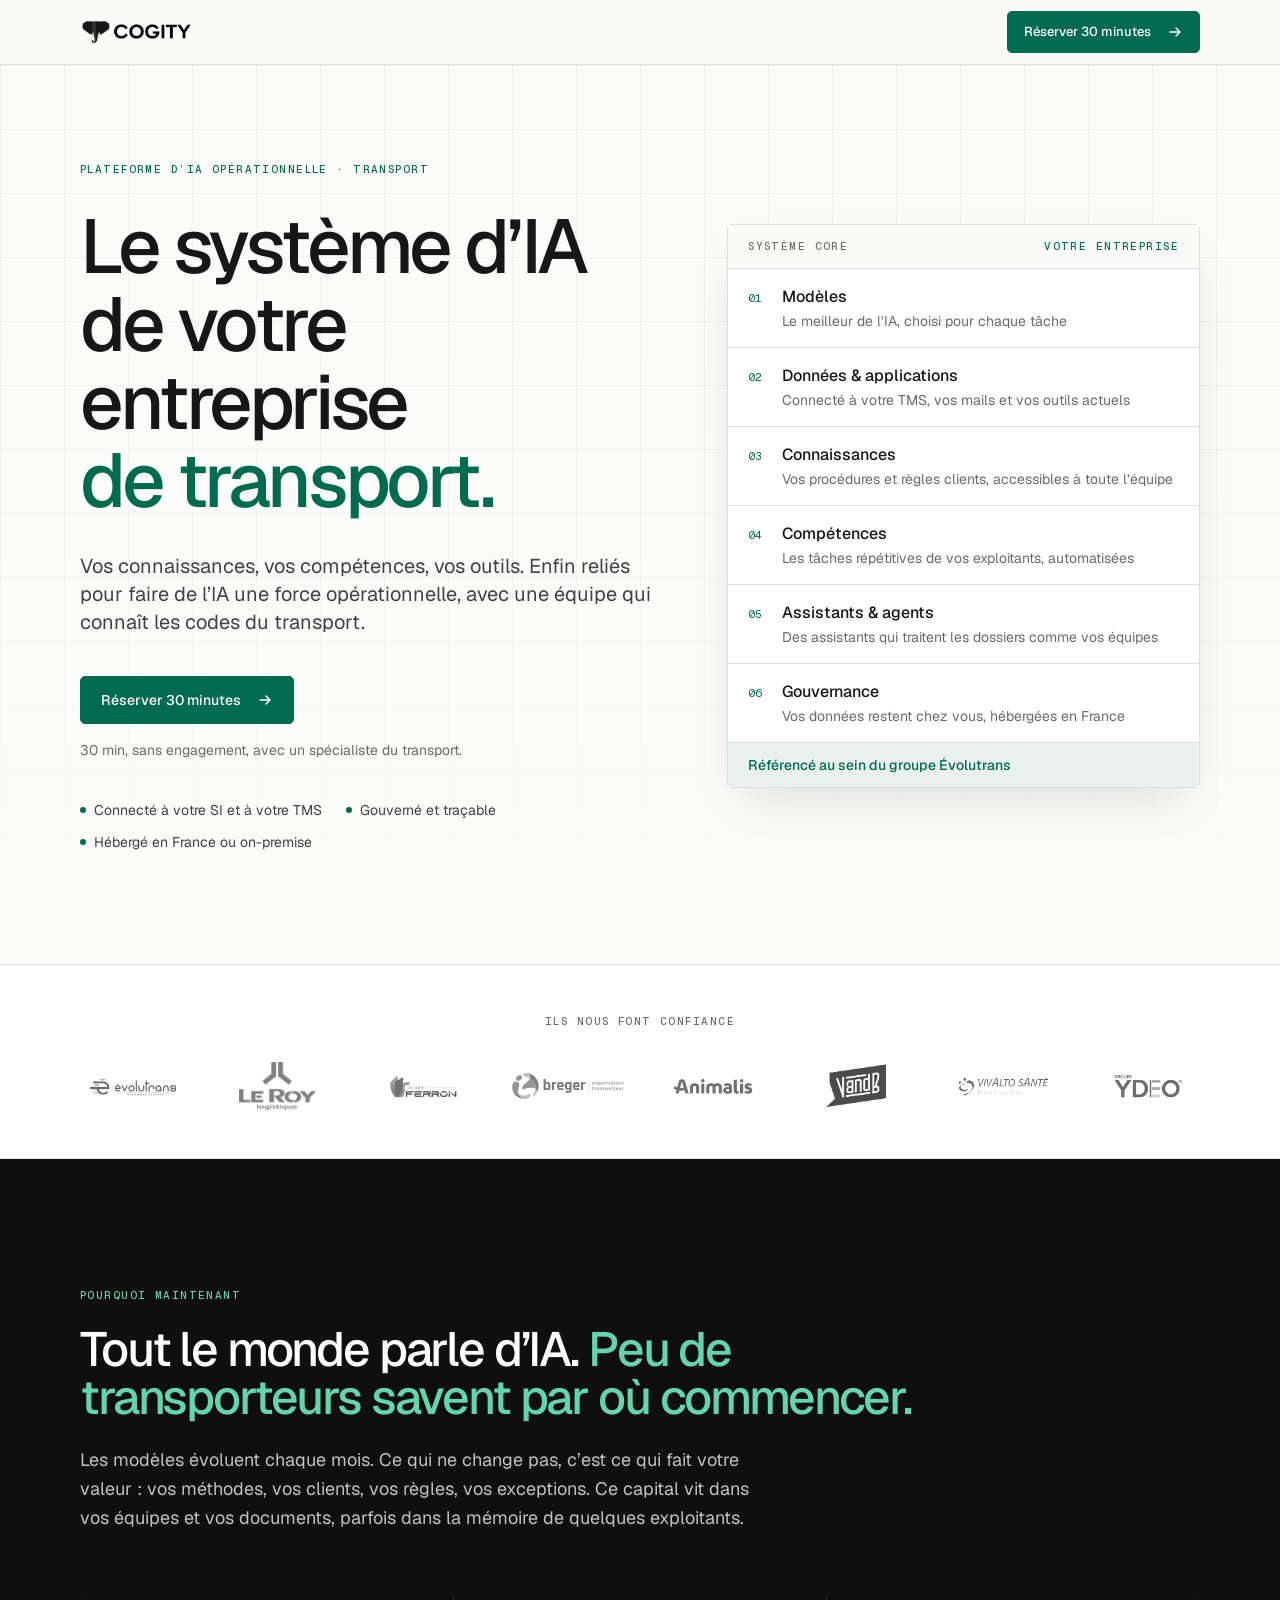
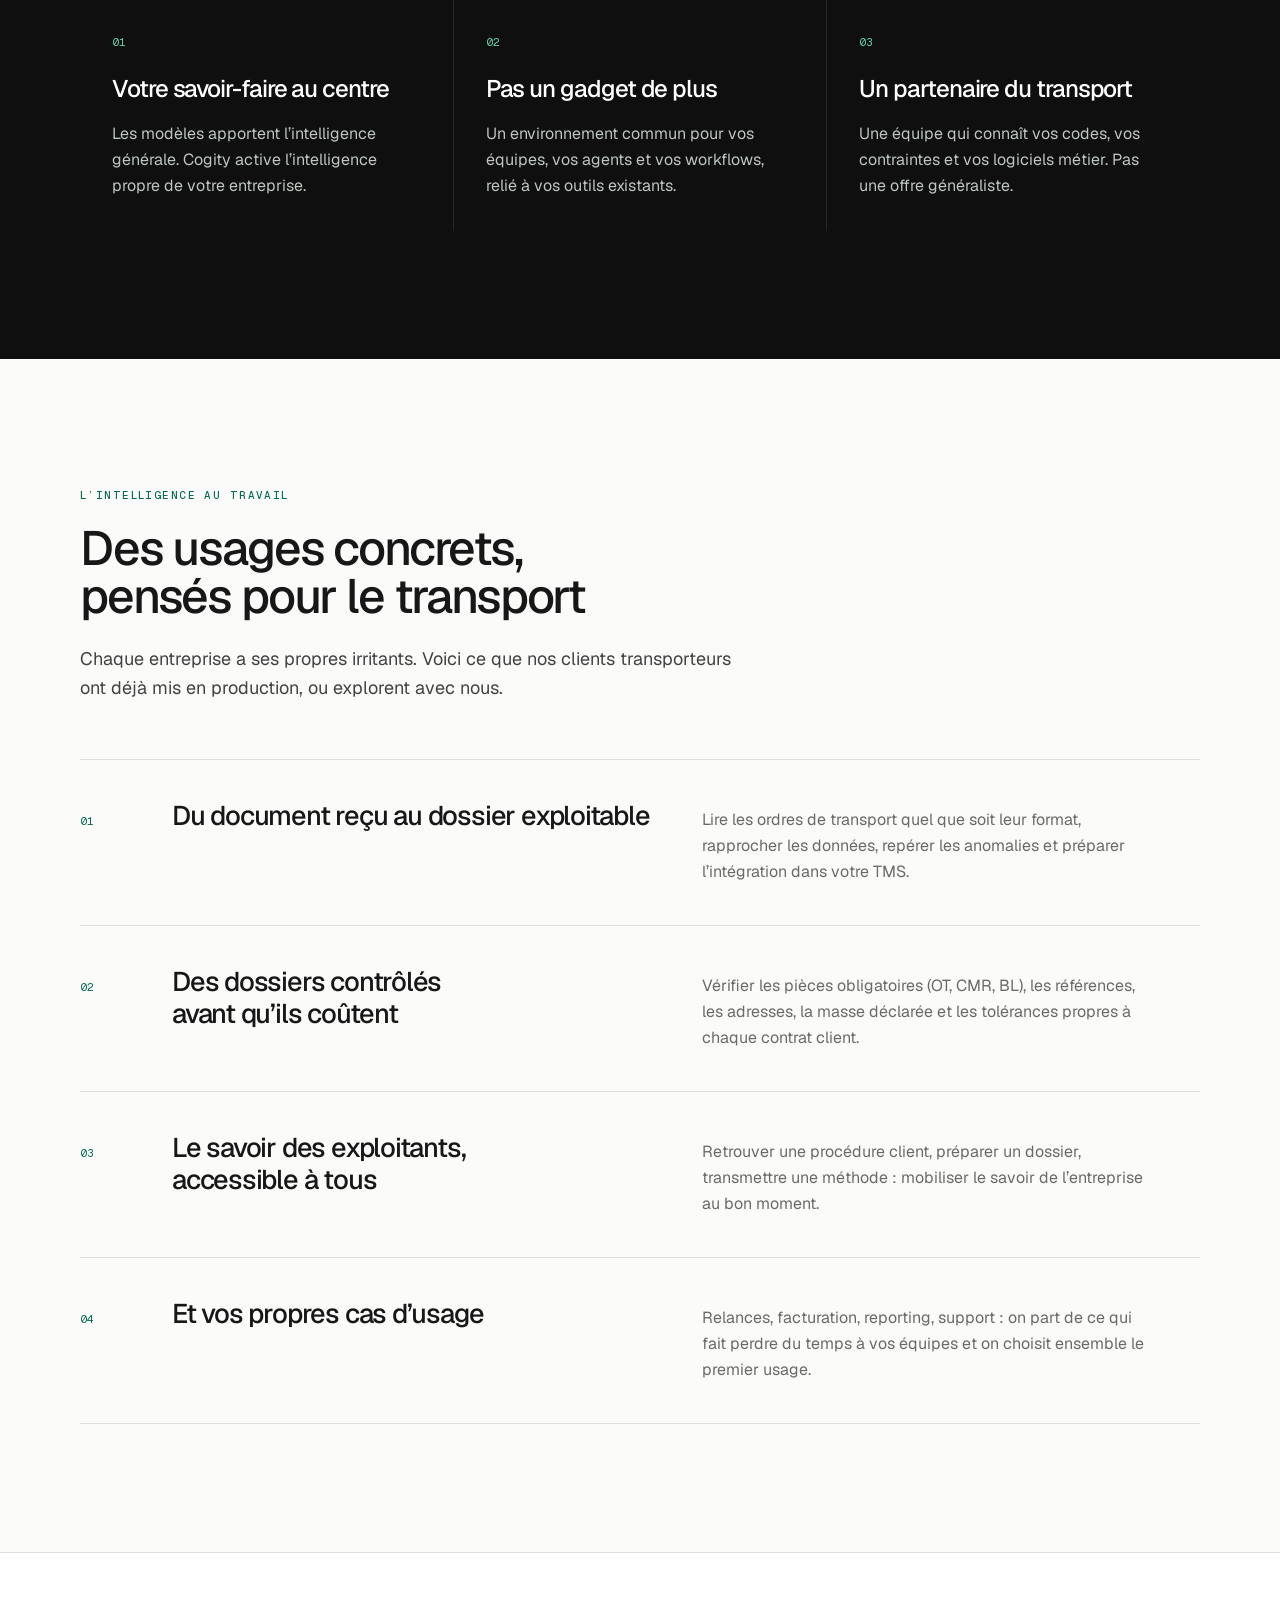
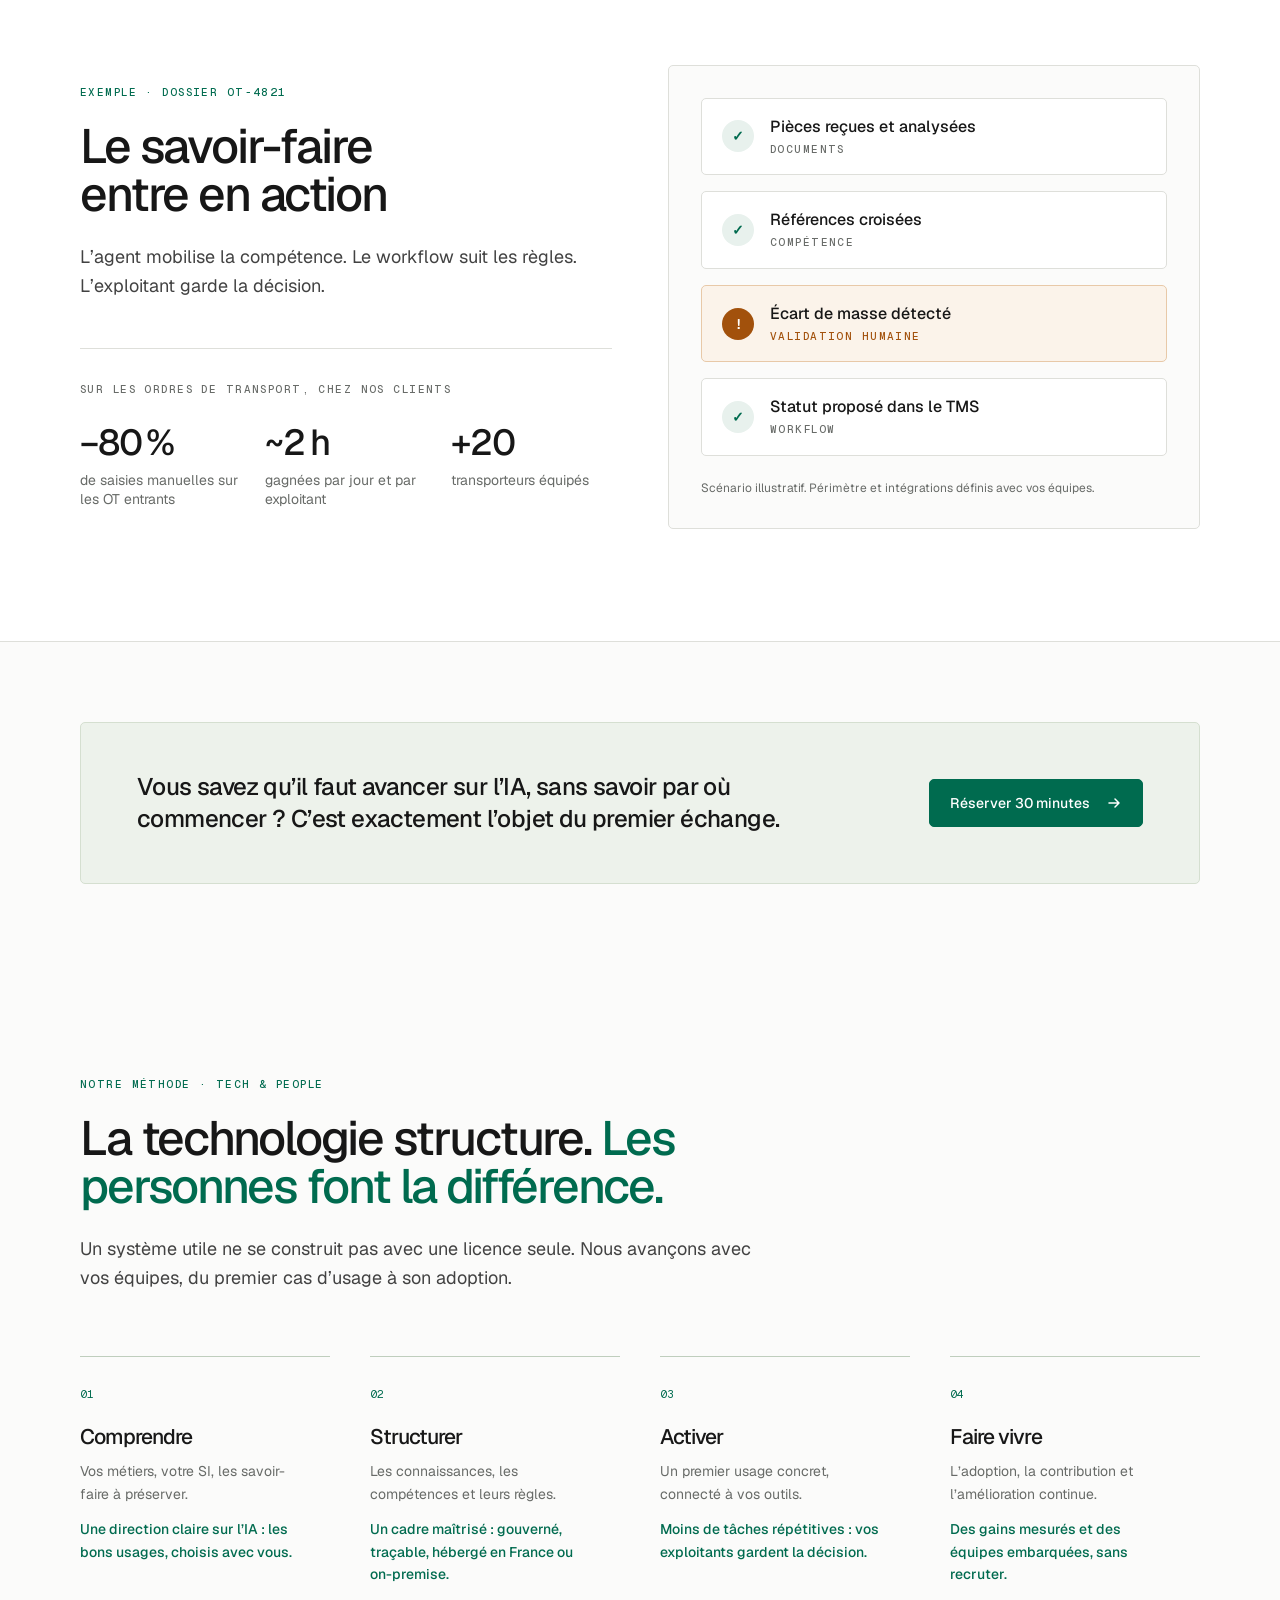
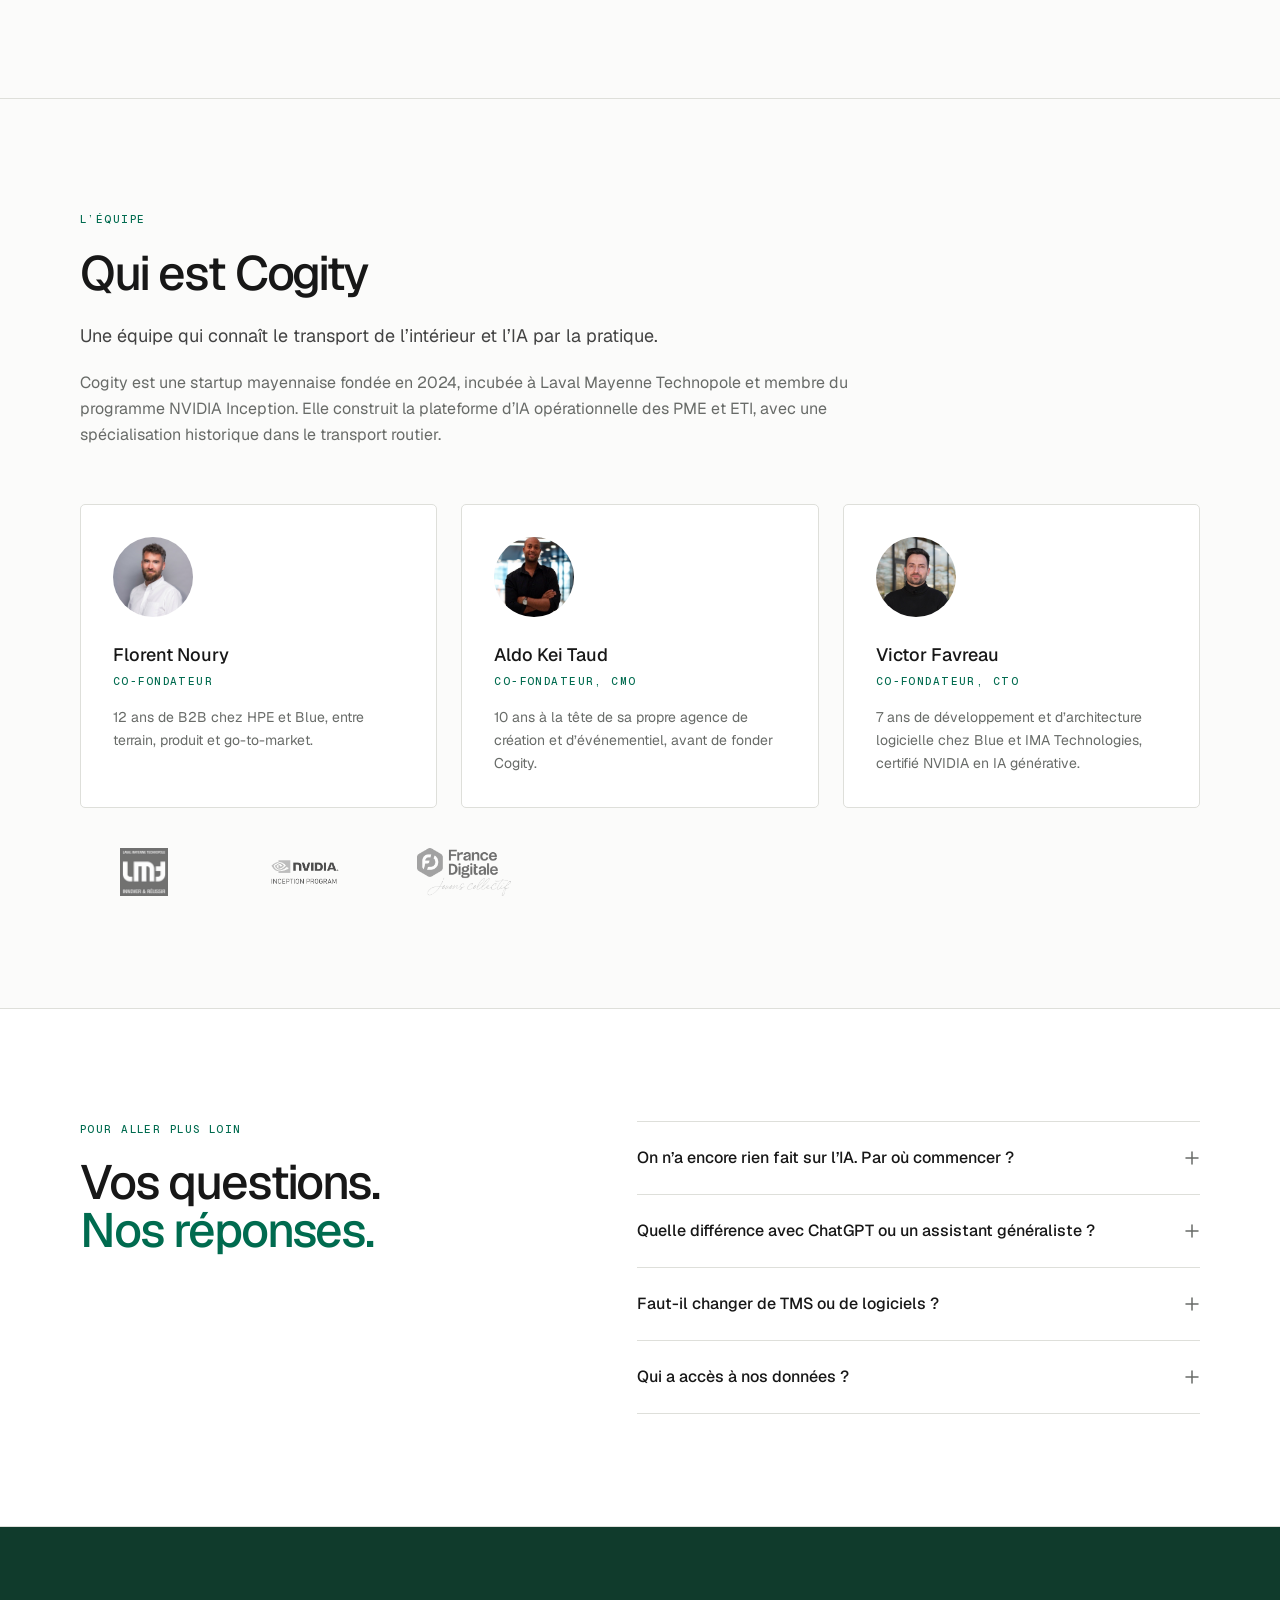
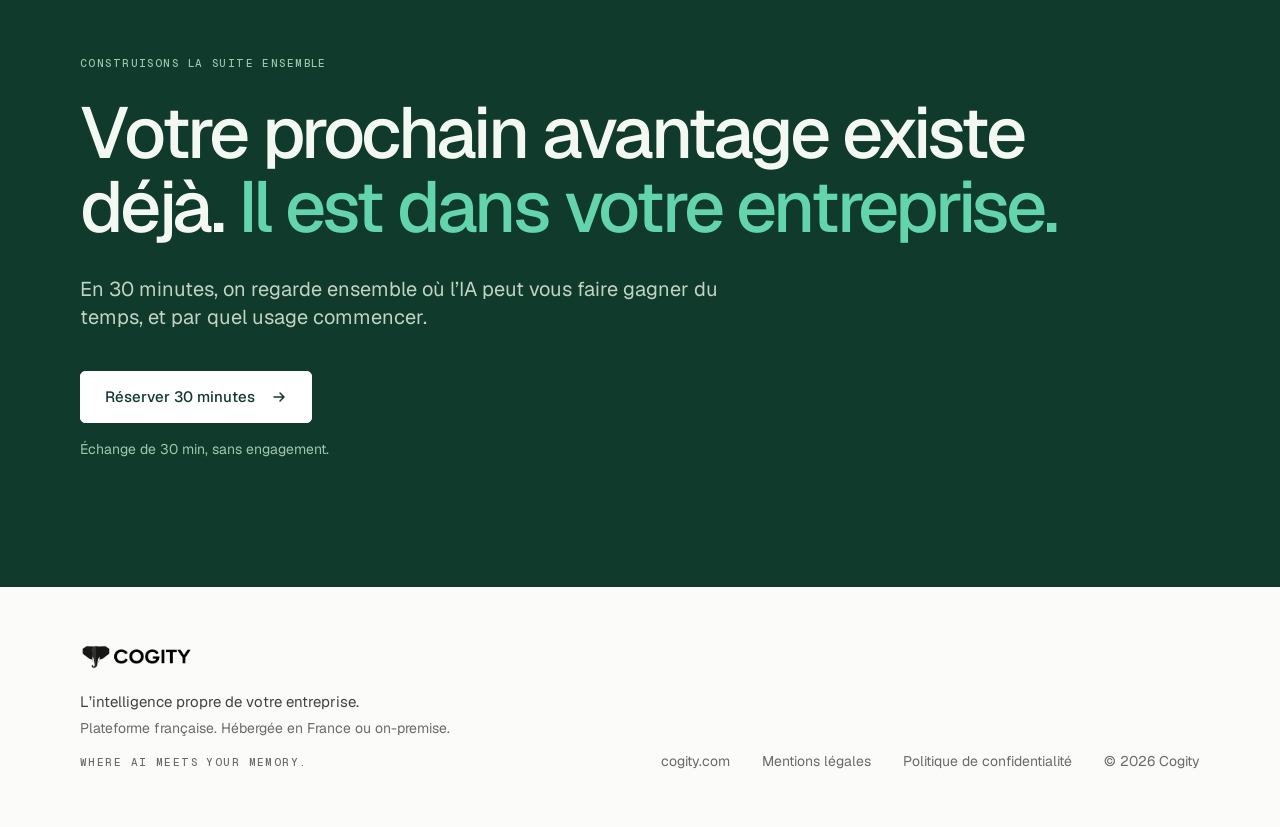
<file: index.html>
<!DOCTYPE html>
<html lang="fr">
<head>
<meta charset="utf-8">
<meta name="viewport" content="width=device-width, initial-scale=1">
<title>Cogity | L’IA opérationnelle pour les transporteurs</title>
<meta name="description" content="Cogity, plateforme d’IA opérationnelle au service des transporteurs. Vos connaissances, vos compétences et vos outils enfin reliés. Échange de 30 minutes pour voir ce que l’IA peut faire chez vous.">
<!-- LP de campagne outreach : jamais indexée, les liens restent suivis. -->
<meta name="robots" content="noindex, follow">

<!-- Aperçu de partage (LinkedIn, e-mail). Les crawlers n'exécutent pas le JS :
     URLs absolues obligatoires. Si la LP passe sur un domaine personnalisé,
     remplacer https://cogity-temoignages.vercel.app dans og:url, og:image et twitter:image. -->
<meta property="og:type" content="website">
<meta property="og:locale" content="fr_FR">
<meta property="og:site_name" content="Cogity">
<meta property="og:url" content="https://cogity-temoignages.vercel.app/">
<meta property="og:title" content="Cogity | L’IA opérationnelle pour les transporteurs">
<meta property="og:description" content="Le système d’IA de votre entreprise de transport : vos connaissances, vos compétences et vos outils enfin reliés. Des usages concrets, déjà en production chez des transporteurs.">
<meta property="og:image" content="https://cogity-temoignages.vercel.app/assets/og-cogity-transport.png">
<meta property="og:image:width" content="1200">
<meta property="og:image:height" content="630">
<meta property="og:image:alt" content="Cogity : l’IA opérationnelle pour les transporteurs">
<meta name="twitter:card" content="summary_large_image">
<meta name="twitter:title" content="Cogity | L’IA opérationnelle pour les transporteurs">
<meta name="twitter:description" content="Le système d’IA de votre entreprise de transport : vos connaissances, vos compétences et vos outils enfin reliés.">
<meta name="twitter:image" content="https://cogity-temoignages.vercel.app/assets/og-cogity-transport.png">
<link rel="icon" type="image/png" href="assets/marque/favicon-32.png">

<!-- RGPD : aucune ressource tierce au chargement. Polices auto-hébergées
     (Geist variable en sous-ensemble latin, Geist Mono reprise de cogity.com),
     Tailwind compilé en local :
     npx tailwindcss@3.4 -c tailwind.config.js -i src/tailwind.css -o assets/css/app.css --minify
     à relancer après tout ajout de classe dans ce fichier. -->
<link rel="preload" href="assets/fonts/geist-latin.woff2" as="font" type="font/woff2" crossorigin>
<link rel="stylesheet" href="assets/css/app.css">
<style>
  @font-face {
    font-family: 'Geist';
    font-style: normal;
    font-weight: 100 900;
    font-display: swap;
    src: url(assets/fonts/geist-latin.woff2) format('woff2');
    unicode-range: U+0000-00FF, U+0131, U+0152-0153, U+02BB-02BC, U+02C6, U+02DA, U+02DC, U+0304, U+0308, U+0329, U+2000-206F, U+20AC, U+2122, U+2191, U+2193, U+2212, U+2215, U+FEFF, U+FFFD;
  }
  @font-face {
    font-family: 'Geist Mono';
    font-style: normal;
    font-weight: 100 900;
    font-display: swap;
    src: url(assets/fonts/geist-mono.woff) format('woff');
  }
  /* overflow-x reste uniquement sur html : le poser aussi sur body transforme
     body en conteneur de scroll et casse position:sticky sur le header. */
  html { overflow-x: hidden; scroll-behavior: smooth; }
  body { max-width: 100%; }
  /* Titres comme sur cogity.com : graisse 500, interlettrage très serré, retour équilibré. */
  h1, h2, h3 { font-weight: 500; letter-spacing: -.045em; line-height: 1.1; text-wrap: balance; }
  .eyebrow { font-family: 'Geist Mono', ui-monospace, monospace; font-size: 11px; font-weight: 500; letter-spacing: .13em; line-height: 1.6; text-transform: uppercase; }
  /* Trame discrète du hero */
  .trame {
    background-image:
      linear-gradient(rgba(23,23,23,.04) 1px, transparent 1px),
      linear-gradient(90deg, rgba(23,23,23,.04) 1px, transparent 1px);
    background-size: 64px 64px;
    -webkit-mask-image: linear-gradient(to bottom, #000 30%, transparent);
            mask-image: linear-gradient(to bottom, #000 30%, transparent);
  }
  .reveal { opacity: 0; transform: translateY(16px); transition: opacity .6s ease, transform .6s ease; }
  .reveal.vu { opacity: 1; transform: none; }
  a:focus-visible, button:focus-visible, summary:focus-visible { outline: 2px solid #006b4f; outline-offset: 3px; border-radius: 4px; }
  .sombre a:focus-visible, .sombre summary:focus-visible { outline-color: #64d4ad; }
  details[open] .croix { transform: rotate(45deg); }
  @media (prefers-reduced-motion: reduce) {
    html { scroll-behavior: auto; }
    .reveal { opacity: 1; transform: none; transition: none; }
  }
</style>
</head>

<body class="bg-fond text-encre font-sans antialiased">

<noscript>
  <div class="bg-vert text-white p-4 text-center">
    Activez JavaScript pour afficher cette page, ou écrivez-nous via cogity.com.
  </div>
</noscript>

<div id="app"></div>

<script>
/* ============================================================
   1. DATA  ·  tout le contenu éditorial est ici, et nulle part ailleurs
   ============================================================ */
/* Discours de campagne (point du 29/09 avec Florent et Matthieu) :
   on accroche avec la vision (plateforme d'IA opérationnelle pour les
   transporteurs), pas avec un cas précis. Un cas trop précis ferme la porte
   ("on a déjà ça dans notre TMS"). Les usages concrets viennent ensuite,
   en entonnoir : vision, puis usages, puis exemple chiffré. */

/* Chiffres clés : UNE seule source. Mesurés sur le premier usage déployé
   (ordres de transport), chiffres validés par Cogity. */
const CHIFFRES = {
  titre: "Sur les ordres de transport, chez nos clients",
  items: [
    { valeur: "−80 %", libelle: "de saisies manuelles sur les OT entrants" },
    { valeur: "~2 h",  libelle: "gagnées par jour et par exploitant" },
    { valeur: "+20",   libelle: "transporteurs équipés" }
  ]
};

/* GTM : laisser vide tant qu'aucun conteneur n'est prévu. Renseigné
   ("GTM-XXXXXXX"), il n'est chargé qu'après clic sur "Accepter" dans le
   bandeau cookies maison, et le lien "Gérer mes cookies" apparaît en pied de page.
   Si le conteneur embarque lui-même un CMP (Axeptio...), retirer le bandeau
   maison pour éviter un double widget. */
const GTM_ID = "";

/* Paramètres de campagne conservés pendant la visite (noms normalisés, jamais traduits). */
const UTM_KEYS = ["utm_source", "utm_medium", "utm_campaign", "utm_content", "utm_term"];

const DATA = {

  campagne: { nom: "Outreach transport 2026", debut: "2026-09-15" },

  marque: {
    nom: "Cogity",
    /* Assets rapatriés depuis cogity.com : aucune requête tierce au chargement. */
    logo: "assets/marque/logo-noir.png",
    site: "https://cogity.com/",
    baseline: "L’intelligence propre de votre entreprise.",
    signature: "Where AI meets your memory.",
    hebergement: "Plateforme française. Hébergée en France ou on-premise.",
    mentionsUrl: "https://cogity.com/",
    confidentialiteUrl: "https://cogity.com/"
  },

  cta: {
    /* Un seul appel à l'action sur toute la page, pour mesurer une seule
       action : même libellé, même lien Bookings (nouvel onglet), partout. */
    libelle: "Réserver 30 minutes",
    milieuTexte: "Vous savez qu’il faut avancer sur l’IA, sans savoir par où commencer ? C’est exactement l’objet du premier échange.",
    precisionHero: "30 min, sans engagement, avec un spécialiste du transport.",
    url: "https://bookings.cloud.microsoft/book/CogityPrisedecontact@byfragment.com/?ismsaljsauthenabled=true",
    precision: "Échange de 30 min, sans engagement."
  },

  hero: {
    eyebrow: "Plateforme d’IA opérationnelle · Transport",
    titre: ["Le système d’IA", "de votre entreprise", "de transport."],
    /* Dernière ligne du titre affichée en vert. */
    chapo: "Vos connaissances, vos compétences, vos outils. Enfin reliés pour faire de l’IA une force opérationnelle, avec une équipe qui connaît les codes du transport.",
    /* Sous-titre remplacé si l'URL contient ?p=dg, ?p=exploitation ou ?p=dsi. */
    chapoParPersona: {
      dg:           "Donnez une direction claire à l’IA dans votre entreprise, avec un partenaire qui connaît le transport et des usages qui produisent des résultats mesurables.",
      exploitation: "Moins de tâches répétitives, plus de temps pour l’exploitation. Une IA qui connaît vos procédures, vos clients et vos exceptions.",
      dsi:          "Une plateforme connectée à votre SI et à votre TMS, gouvernée et traçable, multi-modèles, hébergée en France ou on-premise."
    },
    pills: ["Connecté à votre SI et à votre TMS", "Gouverné et traçable", "Hébergé en France ou on-premise"],
    /* Référencement mis en avant par Matthieu : c'est l'argument qui rassure le plus. */
    reference: "Référencé au sein du groupe Évolutrans",
    /* Panneau illustratif à droite : les briques du système, reprises du site. */
    briques: [
      { titre: "Modèles",               detail: "Le meilleur de l’IA, choisi pour chaque tâche" },
      { titre: "Données & applications", detail: "Connecté à votre TMS, vos mails et vos outils actuels" },
      { titre: "Connaissances",         detail: "Vos procédures et règles clients, accessibles à toute l’équipe" },
      { titre: "Compétences",           detail: "Les tâches répétitives de vos exploitants, automatisées" },
      { titre: "Assistants & agents",   detail: "Des assistants qui traitent les dossiers comme vos équipes" },
      { titre: "Gouvernance",           detail: "Vos données restent chez vous, hébergées en France" }
    ]
  },

  reassurance: {
    texte: "Ils nous font confiance",
    logos: [
      { nom: "Évolutrans",    url: "assets/logos/evolutrans.png" },
      { nom: "Le Roy",        url: "assets/logos/le-roy.png" },
      { nom: "Groupe Ferron", url: "assets/logos/ferron.png" },
      { nom: "Bréger",        url: "assets/logos/breger.svg" },
      { nom: "Animalis",      url: "assets/logos/animalis.png" },
      { nom: "VandB",         url: "assets/logos/vandb.png" },
      { nom: "Vivalto Santé", url: "assets/logos/vivalto-sante.png" },
      { nom: "Groupe Ydeo",   url: "assets/logos/ydeo.png" }
    ]
  },

  /* Section sombre : le constat qui ouvre la discussion, sans cas précis. */
  vision: {
    eyebrow: "Pourquoi maintenant",
    titre: "Tout le monde parle d’IA.",
    accent: "Peu de transporteurs savent par où commencer.",
    chapo: "Les modèles évoluent chaque mois. Ce qui ne change pas, c’est ce qui fait votre valeur : vos méthodes, vos clients, vos règles, vos exceptions. Ce capital vit dans vos équipes et vos documents, parfois dans la mémoire de quelques exploitants.",
    points: [
      { titre: "Votre savoir-faire au centre", texte: "Les modèles apportent l’intelligence générale. Cogity active l’intelligence propre de votre entreprise." },
      { titre: "Pas un gadget de plus",       texte: "Un environnement commun pour vos équipes, vos agents et vos workflows, relié à vos outils existants." },
      { titre: "Un partenaire du transport",  texte: "Une équipe qui connaît vos codes, vos contraintes et vos logiciels métier. Pas une offre généraliste." }
    ]
  },

  usages: {
    eyebrow: "L’intelligence au travail",
    titre: "Des usages concrets, pensés pour le transport",
    chapo: "Chaque entreprise a ses propres irritants. Voici ce que nos clients transporteurs ont déjà mis en production, ou explorent avec nous.",
    items: [
      { titre: "Du document reçu au dossier exploitable", texte: "Lire les ordres de transport quel que soit leur format, rapprocher les données, repérer les anomalies et préparer l’intégration dans votre TMS." },
      { titre: "Des dossiers contrôlés avant qu’ils coûtent", texte: "Vérifier les pièces obligatoires (OT, CMR, BL), les références, les adresses, la masse déclarée et les tolérances propres à chaque contrat client." },
      { titre: "Le savoir des exploitants, accessible à tous", texte: "Retrouver une procédure client, préparer un dossier, transmettre une méthode : mobiliser le savoir de l’entreprise au bon moment." },
      { titre: "Et vos propres cas d’usage", texte: "Relances, facturation, reporting, support : on part de ce qui fait perdre du temps à vos équipes et on choisit ensemble le premier usage." }
    ]
  },

  /* Exemple illustratif repris du site : l'agent mobilise la compétence,
     le workflow suit les règles, l'équipe garde la décision. */
  exemple: {
    eyebrow: "Exemple · dossier OT-4821",
    titre: "Le savoir-faire entre en action",
    chapo: "L’agent mobilise la compétence. Le workflow suit les règles. L’exploitant garde la décision.",
    etapes: [
      { etiquette: "Documents",         titre: "Pièces reçues et analysées", alerte: false },
      { etiquette: "Compétence",        titre: "Références croisées",        alerte: false },
      { etiquette: "Validation humaine", titre: "Écart de masse détecté",     alerte: true },
      { etiquette: "Workflow",          titre: "Statut proposé dans le TMS", alerte: false }
    ],
    note: "Scénario illustratif. Périmètre et intégrations définis avec vos équipes."
  },

  methode: {
    eyebrow: "Notre méthode · Tech & People",
    titre: "La technologie structure.",
    accent: "Les personnes font la différence.",
    chapo: "Un système utile ne se construit pas avec une licence seule. Nous avançons avec vos équipes, du premier cas d’usage à son adoption.",
    etapes: [
      /* benefice : repris des anciennes cartes "Ce que ça change pour vous". */
      { titre: "Comprendre",  texte: "Vos métiers, votre SI, les savoir-faire à préserver.",
        benefice: "Une direction claire sur l’IA : les bons usages, choisis avec vous." },
      { titre: "Structurer",  texte: "Les connaissances, les compétences et leurs règles.",
        benefice: "Un cadre maîtrisé : gouverné, traçable, hébergé en France ou on-premise." },
      { titre: "Activer",     texte: "Un premier usage concret, connecté à vos outils.",
        benefice: "Moins de tâches répétitives : vos exploitants gardent la décision." },
      { titre: "Faire vivre", texte: "L’adoption, la contribution et l’amélioration continue.",
        benefice: "Des gains mesurés et des équipes embarquées, sans recruter." }
    ]
  },

  /* Témoignages écrits : Florent en envoie 3 (DSI Évolutrans, Le Roy
     Logistique...). Tant que la liste est vide, la section n'est pas affichée.
     Format : { citation, nom, fonction, entreprise, logo: "assets/logos/..." } */
  temoignages: {
    eyebrow: "Ils en parlent",
    titre: "Ce qu’en disent nos clients transporteurs",
    items: []
  },

  fondateurs: {
    eyebrow: "L’équipe",
    titre: "Qui est Cogity",
    chapo: "Une équipe qui connaît le transport de l’intérieur et l’IA par la pratique.",
    presentation: "Cogity est une startup mayennaise fondée en 2024, incubée à Laval Mayenne Technopole et membre du programme NVIDIA Inception. Elle construit la plateforme d’IA opérationnelle des PME et ETI, avec une spécialisation historique dans le transport routier.",
    /* photoUrl : portrait carré ou vertical. parcours : vérifié à partir
       des profils LinkedIn de chacun. */
    items: [
      {
        nom: "Florent Noury",
        role: "Co-fondateur",
        parcours: "12 ans de B2B chez HPE et Blue, entre terrain, produit et go-to-market.",
        photoUrl: "assets/fondateurs/florent-noury.jpeg"
      },
      {
        nom: "Aldo Kei Taud",
        role: "Co-fondateur, CMO",
        parcours: "10 ans à la tête de sa propre agence de création et d’événementiel, avant de fonder Cogity.",
        photoUrl: "assets/fondateurs/aldo-kei-taud.jpeg"
      },
      {
        nom: "Victor Favreau",
        role: "Co-fondateur, CTO",
        parcours: "7 ans de développement et d’architecture logicielle chez Blue et IMA Technologies, certifié NVIDIA en IA générative.",
        photoUrl: "assets/fondateurs/victor-favreau.jpeg"
      }
    ],
    /* badges : réassurance institutionnelle (incubateur, partenaires). */
    badges: [
      { nom: "Laval Mayenne Technopole", url: "assets/logos/laval-mayenne-technopole.png" },
      { nom: "NVIDIA Inception Program", url: "assets/logos/nvidia-inception.png" },
      { nom: "France Digitale", url: "assets/logos/france-digitale.webp" }
    ]
  },

  faq: {
    eyebrow: "Pour aller plus loin",
    titre: "Vos questions.",
    accent: "Nos réponses.",
    items: [
      {
        q: "On n’a encore rien fait sur l’IA. Par où commencer ?",
        r: "C’est le cas de la plupart des transporteurs que nous rencontrons. Le premier échange porte sur vos opérations, vos savoir-faire et ce qui fait perdre du temps à vos équipes. Nous choisissons ensuite un premier périmètre concret, avec ses sources, ses règles et ses critères de réussite."
      },
      {
        q: "Quelle différence avec ChatGPT ou un assistant généraliste ?",
        r: "Un assistant généraliste apporte les capacités d’un modèle. Un usage opérationnel demande aussi du contexte métier, vos sources, vos outils et des règles d’action. Cogity organise ces éléments autour de votre entreprise de transport, pour que l’IA travaille avec vos procédures et vos clients."
      },
      {
        q: "Faut-il changer de TMS ou de logiciels ?",
        r: "Non. Cogity se connecte à vos outils existants : TMS, ERP, CRM, espaces documentaires. Les intégrations font partie du cadrage : nous examinons les API disponibles et validons avec vous, pour chaque connexion, les données accessibles et les actions autorisées."
      },
      {
        q: "Qui a accès à nos données ?",
        r: "Vous gardez la main. La plateforme est hébergée en France ou on-premise, avec des droits par utilisateur, des périmètres personnel, équipe et entreprise clairement séparés, et une traçabilité de chaque action."
      }
    ]
  },

  final: {
    eyebrow: "Construisons la suite ensemble",
    titre: "Votre prochain avantage existe déjà.",
    accent: "Il est dans votre entreprise.",
    chapo: "En 30 minutes, on regarde ensemble où l’IA peut vous faire gagner du temps, et par quel usage commencer."
  },
};

/* ============================================================
   2. RENDU  ·  le code lit la data, jamais l'inverse
   ============================================================ */
/* Contexte de visite : UTM (URL, sinon session) et persona (?p=). */
const UTM = (() => {
  const depuisUrl = {};
  const q = new URLSearchParams(location.search);
  UTM_KEYS.forEach(k => { const v = q.get(k); if (v) depuisUrl[k] = v; });
  try {
    if (Object.keys(depuisUrl).length) sessionStorage.setItem('cogity_utm', JSON.stringify(depuisUrl));
    else return JSON.parse(sessionStorage.getItem('cogity_utm') || '{}');
  } catch (err) { /* stockage bloqué : on garde les UTM de l'URL */ }
  return depuisUrl;
})();
const PERSONA = (() => {
  const p = new URLSearchParams(location.search).get('p');
  return p && Object.prototype.hasOwnProperty.call(DATA.hero.chapoParPersona, p) ? p : null;
})();

const e = (s) => String(s).replace(/&/g,'&amp;').replace(/</g,'&lt;').replace(/>/g,'&gt;').replace(/"/g,'&quot;');
const num = (i) => String(i + 1).padStart(2, '0');
const fleche = `<svg aria-hidden="true" width="16" height="16" viewBox="0 0 16 16" fill="none"><path d="M3 8h10m-4-4 4 4-4 4" stroke="currentColor" stroke-width="1.5" stroke-linecap="round" stroke-linejoin="round"/></svg>`;

/* Bouton unique : libellé et lien Bookings lus dans DATA.cta, seul l'habillage varie. */
const cta = ({ style = "plein", taille = "min-h-12 px-5 text-sm" } = {}) => {
  const styles = {
    plein:  "bg-vert text-white border-vert hover:bg-vert-fonce hover:border-vert-fonce",
    clair:  "bg-white text-foret border-white hover:bg-[#d8f0e4] hover:border-[#d8f0e4]"
  };
  return `
  <a href="${e(DATA.cta.url)}" target="_blank" rel="noopener" data-cta
     class="inline-flex items-center justify-center gap-4 rounded border font-medium transition-colors ${styles[style]} ${taille}">
    ${e(DATA.cta.libelle)} ${fleche}
  </a>`;
};

const titreSection = ({ eyebrow, titre, accent, chapo }, { sombre = false, centre = false } = {}) => `
  <p class="eyebrow reveal ${sombre ? 'text-menthe' : 'text-vert'}">${e(eyebrow)}</p>
  <h2 class="reveal mt-5 text-[34px] md:text-5xl ${sombre ? 'text-white' : 'text-encre'}">
    ${e(titre)}${accent ? ` <span class="${sombre ? 'text-menthe' : 'text-vert'}">${e(accent)}</span>` : ``}
  </h2>
  ${chapo ? `<p class="reveal mt-6 ${centre ? 'mx-auto' : ''} max-w-2xl text-lg leading-relaxed ${sombre ? 'text-[#bdc5bf]' : 'text-encre-2'}">${e(chapo)}</p>` : ``}`;

const conteneur = "max-w-site mx-auto px-6 lg:px-12 xl:px-20";

const header = () => `
<header class="sticky top-0 z-50 bg-fond/95 backdrop-blur border-b border-filet">
  <div class="${conteneur} h-16 flex items-center justify-between gap-4">
    <a href="${e(DATA.marque.site)}" target="_blank" rel="noopener" class="flex items-center">
      <img src="${e(DATA.marque.logo)}" alt="${e(DATA.marque.nom)}" class="h-7 w-auto">
    </a>
    ${cta({ taille: "min-h-[42px] px-4 text-[13px]" })}
  </div>
</header>`;

const hero = () => {
  const lignes = DATA.hero.titre;
  return `
<section class="relative overflow-hidden">
  <div class="absolute inset-0 trame"></div>
  <div class="relative ${conteneur} pt-16 pb-20 lg:pt-24 lg:pb-28 grid gap-14 lg:grid-cols-[1.25fr_1fr] lg:items-center">
    <div>
      <p class="eyebrow text-vert">${e(DATA.hero.eyebrow)}</p>
      <h1 class="mt-7 text-[42px]/[1.08] sm:text-6xl/[1.05] xl:text-[76px]/[1.03] text-encre">
        ${lignes.map((l, i) => `<span class="block${i === lignes.length - 1 ? ' text-vert' : ''}">${e(l)}</span>`).join("")}
      </h1>
      <p class="mt-8 max-w-xl text-lg md:text-xl text-encre-2 leading-relaxed">${e(PERSONA ? DATA.hero.chapoParPersona[PERSONA] : DATA.hero.chapo)}</p>
      <div class="mt-10 flex flex-wrap gap-3">
        ${cta()}
      </div>
      <p class="mt-4 text-sm text-gris">${e(DATA.cta.precisionHero)}</p>
      <ul class="mt-10 flex flex-wrap gap-x-6 gap-y-3 text-sm text-encre-2">
        ${DATA.hero.pills.map(p => `
          <li class="flex items-center gap-2"><span class="h-1.5 w-1.5 rounded-full bg-vert"></span>${e(p)}</li>`).join("")}
      </ul>
    </div>
    <div class="relative rounded border border-filet bg-white shadow-[0_20px_50px_-20px_rgba(15,19,17,.18)]">
      <div class="flex items-center justify-between border-b border-filet px-5 h-11 bg-[#fafbf9]">
        <span class="eyebrow text-gris">Système Core</span>
        <span class="eyebrow text-vert">Votre entreprise</span>
      </div>
      <ol class="divide-y divide-filet">
        ${DATA.hero.briques.map((b, i) => `
          <li class="flex items-baseline gap-5 px-5 py-4">
            <span class="font-mono text-[11px] text-vert">${num(i)}</span>
            <div>
              <div class="font-medium text-encre">${e(b.titre)}</div>
              <div class="mt-0.5 text-sm text-gris">${e(b.detail)}</div>
            </div>
          </li>`).join("")}
      </ol>
      <div class="border-t border-filet bg-vert-doux px-5 py-3 text-sm font-medium text-vert">${e(DATA.hero.reference)}</div>
    </div>
  </div>
</section>`;
};

const reassurance = () => `
<section class="bg-white border-y border-filet py-12">
  <div class="${conteneur}">
    <p class="reveal eyebrow text-center text-gris">${e(DATA.reassurance.texte)}</p>
    <div class="reveal mt-8 grid grid-cols-2 sm:grid-cols-4 lg:grid-cols-8 gap-x-10 gap-y-8 place-items-center">
      ${DATA.reassurance.logos.map(l => `
        <div class="h-12 w-28 flex items-center justify-center">
          <img src="${e(l.url)}" alt="${e(l.nom)}" class="max-h-full max-w-full object-contain grayscale opacity-70 hover:opacity-100 hover:grayscale-0 transition">
        </div>`).join("")}
    </div>
  </div>
</section>`;

const vision = () => `
<section class="sombre bg-[#0f0f0f] text-[#f4f5f3] py-24 lg:py-32">
  <div class="${conteneur}">
    <div class="max-w-4xl">${titreSection(DATA.vision, { sombre: true })}</div>
    <div class="mt-16 grid gap-px bg-white/10 md:grid-cols-3 rounded overflow-hidden">
      ${DATA.vision.points.map((p, i) => `
        <div class="reveal bg-[#0f0f0f] p-8 md:pr-10">
          <span class="font-mono text-[11px] text-menthe">${num(i)}</span>
          <h3 class="mt-5 text-2xl text-white">${e(p.titre)}</h3>
          <p class="mt-4 text-[#bdc5bf] leading-relaxed">${e(p.texte)}</p>
        </div>`).join("")}
    </div>
  </div>
</section>`;

const usages = () => `
<section id="usages" class="py-24 lg:py-32 scroll-mt-16">
  <div class="${conteneur}">
    <div class="max-w-3xl">${titreSection(DATA.usages)}</div>
    <ol class="mt-14 border-t border-filet">
      ${DATA.usages.items.map((u, i) => `
        <li class="reveal grid gap-3 md:grid-cols-[60px_1fr_1fr] md:gap-8 md:items-baseline border-b border-filet py-8 md:py-10 transition-colors hover:bg-[#edf2ec70]">
          <span class="font-mono text-[11px] text-vert">${num(i)}</span>
          <h3 class="text-2xl md:text-[27px]/[1.2] text-encre">${e(u.titre)}</h3>
          <p class="text-gris leading-relaxed md:max-w-md">${e(u.texte)}</p>
        </li>`).join("")}
    </ol>
  </div>
</section>`;

const exemple = () => `
<section class="bg-white border-y border-filet py-24 lg:py-28">
  <div class="${conteneur} grid gap-14 lg:grid-cols-2 lg:items-center">
    <div>
      ${titreSection(DATA.exemple)}
      <div class="reveal mt-12 border-t border-filet pt-8">
        <p class="eyebrow text-gris">${e(CHIFFRES.titre)}</p>
        <div class="mt-6 grid grid-cols-3 gap-6">
          ${CHIFFRES.items.map(c => `
            <div>
              <div class="text-3xl sm:text-4xl font-medium tracking-tight text-encre whitespace-nowrap">${e(c.valeur)}</div>
              <div class="mt-2 text-sm text-gris leading-snug">${e(c.libelle)}</div>
            </div>`).join("")}
        </div>
      </div>
    </div>
    <div class="reveal rounded border border-filet bg-fond p-6 sm:p-8">
      <ol class="relative space-y-4">
        ${DATA.exemple.etapes.map(s => `
          <li class="flex items-center gap-4 rounded border ${s.alerte ? 'border-[#e8c9a8] bg-[#fbf3ea]' : 'border-filet bg-white'} px-5 py-4">
            <span class="flex h-8 w-8 shrink-0 items-center justify-center rounded-full ${s.alerte ? 'bg-ambre text-white' : 'bg-vert-doux text-vert'} text-sm font-semibold">${s.alerte ? '!' : '✓'}</span>
            <div>
              <div class="font-medium text-encre">${e(s.titre)}</div>
              <div class="eyebrow mt-0.5 ${s.alerte ? 'text-ambre' : 'text-gris'}">${e(s.etiquette)}</div>
            </div>
          </li>`).join("")}
      </ol>
      <p class="mt-6 text-xs text-gris">${e(DATA.exemple.note)}</p>
    </div>
  </div>
</section>`;

const ctaMilieu = () => `
<section class="py-16 lg:py-20">
  <div class="${conteneur}">
    <div class="reveal rounded border border-vert-bord bg-vert-sauge px-6 py-12 sm:px-14 flex flex-col lg:flex-row lg:items-center justify-between gap-8">
      <p class="max-w-2xl text-xl md:text-2xl font-medium tracking-tight text-encre">${e(DATA.cta.milieuTexte)}</p>
      <div class="shrink-0">${cta()}</div>
    </div>
  </div>
</section>`;

const methode = () => `
<section class="py-24 lg:py-28">
  <div class="${conteneur}">
    <div class="max-w-3xl">${titreSection(DATA.methode)}</div>
    <ol class="mt-16 grid gap-10 sm:grid-cols-2 lg:grid-cols-4">
      ${DATA.methode.etapes.map((s, i) => `
        <li class="reveal border-t border-[#bfcebd] pt-6 pr-6">
          <span class="font-mono text-[11px] text-vert">${num(i)}</span>
          <h3 class="mt-5 text-[21px] text-encre">${e(s.titre)}</h3>
          <p class="mt-3 text-sm text-gris leading-relaxed">${e(s.texte)}</p>
          <p class="mt-3 text-sm font-medium text-vert leading-relaxed">${e(s.benefice)}</p>
        </li>`).join("")}
    </ol>
  </div>
</section>`;

const temoignages = () => !DATA.temoignages.items.length ? `` : `
<section class="bg-white border-y border-filet py-24 lg:py-28">
  <div class="${conteneur}">
    <div class="max-w-3xl">${titreSection(DATA.temoignages)}</div>
    <div class="mt-14 grid gap-6 ${["", "max-w-2xl", "md:grid-cols-2", "md:grid-cols-3"][Math.min(DATA.temoignages.items.length, 3)]}">
      ${DATA.temoignages.items.map(t => `
        <figure class="reveal flex flex-col rounded border border-filet bg-fond p-8">
          ${t.logo ? `<img src="${e(t.logo)}" alt="${e(t.entreprise)}" class="h-9 w-auto self-start object-contain">` : ``}
          <blockquote class="mt-6 flex-1 text-lg leading-relaxed text-encre">« ${e(t.citation)} »</blockquote>
          <figcaption class="mt-8 border-t border-filet pt-5">
            <div class="font-medium text-encre">${e(t.nom)}</div>
            <div class="text-sm text-gris">${e(t.fonction)}, ${e(t.entreprise)}</div>
          </figcaption>
        </figure>`).join("")}
    </div>
  </div>
</section>`;

const fondateurs = () => {
  const n = DATA.fondateurs.items.length;
  const grille = n >= 3 ? "sm:grid-cols-2 lg:grid-cols-3" : "sm:grid-cols-2 max-w-3xl";
  return `
<section id="fondateurs" class="border-t border-filet py-24 lg:py-28">
  <div class="${conteneur}">
    <div class="max-w-3xl">${titreSection(DATA.fondateurs)}</div>
    <p class="reveal mt-5 max-w-3xl text-gris leading-relaxed">${e(DATA.fondateurs.presentation)}</p>
    <div class="mt-14 grid gap-6 ${grille}">
      ${DATA.fondateurs.items.map(f => `
        <div class="reveal rounded border border-filet bg-white p-8">
          <img src="${e(f.photoUrl)}" alt="${e(f.nom)}" class="h-20 w-20 rounded-full object-cover">
          <div class="mt-6 text-lg font-medium text-encre">${e(f.nom)}</div>
          <div class="eyebrow mt-1 text-vert">${e(f.role)}</div>
          <p class="mt-4 text-sm text-gris leading-relaxed">${e(f.parcours)}</p>
        </div>`).join("")}
    </div>
    <div class="reveal mt-10 flex flex-wrap items-center gap-8">
      ${DATA.fondateurs.badges.map(b => `
        <span class="h-12 w-32 flex items-center justify-center">
          <img src="${e(b.url)}" alt="${e(b.nom)}" class="max-h-full max-w-full object-contain grayscale opacity-70 hover:opacity-100 hover:grayscale-0 transition">
        </span>`).join("")}
    </div>
  </div>
</section>`;
};

const faq = () => `
<section id="faq" class="bg-white border-y border-filet py-24 lg:py-28">
  <div class="${conteneur} grid gap-10 lg:grid-cols-[.9fr_1.1fr] lg:gap-24">
    <div>${titreSection(DATA.faq)}</div>
    <div class="border-t border-filet">
      ${DATA.faq.items.map(f => `
        <details class="reveal border-b border-filet">
          <summary class="flex cursor-pointer list-none items-center justify-between gap-5 py-6 font-medium leading-normal [&::-webkit-details-marker]:hidden">
            ${e(f.q)}
            <svg class="croix shrink-0 text-gris transition-transform" aria-hidden="true" width="16" height="16" viewBox="0 0 16 16" fill="none"><path d="M8 2v12M2 8h12" stroke="currentColor" stroke-width="1.5" stroke-linecap="round"/></svg>
          </summary>
          <p class="pb-6 text-[15px] text-gris leading-[1.8]">${e(f.r)}</p>
        </details>`).join("")}
    </div>
  </div>
</section>`;

const final = () => `
<section id="demo" class="sombre relative overflow-hidden bg-foret text-[#f4f8f2] py-24 lg:py-32 scroll-mt-16">
  <div class="relative ${conteneur}">
    <p class="eyebrow text-[#a1c6ae]">${e(DATA.final.eyebrow)}</p>
    <h2 class="mt-6 max-w-5xl text-5xl/[1.02] md:text-7xl/[1.02]">
      ${e(DATA.final.titre)} <span class="text-menthe">${e(DATA.final.accent)}</span>
    </h2>
    <p class="mt-8 max-w-2xl text-lg md:text-xl text-[#c0d3c4] leading-relaxed">${e(DATA.final.chapo)}</p>
    <div class="mt-10">${cta({ style: "clair", taille: "min-h-[52px] px-6 text-[15px]" })}</div>
    <p class="mt-4 text-sm text-[#a1c6ae]">${e(DATA.cta.precision)}</p>
  </div>
</section>`;

const footer = () => `
<footer class="bg-fond py-14 text-gris">
  <div class="${conteneur} flex flex-col md:flex-row md:items-end justify-between gap-8">
    <div>
      <img src="${e(DATA.marque.logo)}" alt="${e(DATA.marque.nom)}" class="h-7 w-auto">
      <p class="mt-5 text-[15px] text-encre-2">${e(DATA.marque.baseline)}</p>
      <p class="mt-1 text-sm">${e(DATA.marque.hebergement)}</p>
      <p class="eyebrow mt-4 text-gris">${e(DATA.marque.signature)}</p>
    </div>
    <div class="flex flex-wrap gap-x-8 gap-y-2 text-sm">
      <a href="${e(DATA.marque.site)}" target="_blank" rel="noopener" class="hover:text-vert">cogity.com</a>
      <a href="${e(DATA.marque.mentionsUrl)}" target="_blank" rel="noopener" class="hover:text-vert">Mentions légales</a>
      <a href="${e(DATA.marque.confidentialiteUrl)}" target="_blank" rel="noopener" class="hover:text-vert">Politique de confidentialité</a>
      ${GTM_ID ? `<button type="button" data-gerer-cookies class="hover:text-vert">Gérer mes cookies</button>` : ``}
      <span>© ${new Date().getFullYear()} ${e(DATA.marque.nom)}</span>
    </div>
  </div>
</footer>`;

/* Entonnoir : vision, preuve sociale, constat, usages, exemple chiffré, méthode, puis réassurance. */
document.getElementById('app').innerHTML =
  header() + `<main>` + hero() + reassurance() + vision() + usages() + exemple()
  + ctaMilieu() + methode() + temoignages() + fondateurs()
  + faq() + final() + `</main>` + footer();

/* ============================================================
   3. COMPORTEMENTS
   ============================================================ */
const obs = new IntersectionObserver((entrees) => {
  entrees.forEach(x => { if (x.isIntersecting) { x.target.classList.add('vu'); obs.unobserve(x.target); } });
}, { threshold: 0.12 });
document.querySelectorAll('.reveal').forEach(el => obs.observe(el));

window.dataLayer = window.dataLayer || [];
document.querySelectorAll('[data-cta]').forEach(a => {
  a.addEventListener('click', () => {
    window.dataLayer.push({
      event: 'demo_click',
      campaign: DATA.campagne.nom,
      source_url: location.href,
      timestamp: new Date().toISOString(),
      persona: PERSONA || '',
      ...UTM
    });
  });
});

/* ============================================================
   4. CONSENTEMENT ET TAGS
   ============================================================ */
const CONSENT_KEY = 'cogity_consent';
const lireChoix = () => { try { return localStorage.getItem(CONSENT_KEY); } catch (err) { return null; } };
const ecrireChoix = (v) => { try { v ? localStorage.setItem(CONSENT_KEY, v) : localStorage.removeItem(CONSENT_KEY); } catch (err) {} };

function chargerTags() {
  if (!GTM_ID || window.__gtm) return;
  window.__gtm = true;
  (function(w,d,s,l,i){w[l]=w[l]||[];w[l].push({'gtm.start':new Date().getTime(),event:'gtm.js'});
  var f=d.getElementsByTagName(s)[0],j=d.createElement(s);j.async=true;
  j.src='https://www.googletagmanager.com/gtm.js?id='+i;f.parentNode.insertBefore(j,f);})
  (window,document,'script','dataLayer',GTM_ID);
}

function banniere() {
  if (!GTM_ID || document.getElementById('bandeau-cookies')) return;
  const b = document.createElement('div');
  b.id = 'bandeau-cookies';
  b.setAttribute('role', 'dialog');
  b.setAttribute('aria-label', 'Cookies');
  b.className = 'fixed bottom-0 inset-x-0 z-50 border-t border-filet bg-white p-5 shadow-lg';
  b.innerHTML = `
    <div class="max-w-7xl mx-auto flex flex-col md:flex-row md:items-center justify-between gap-4">
      <p class="text-sm text-encre-2 max-w-lisible">
        Nous utilisons des cookies de mesure d’audience pour savoir quelles pages sont consultées.
        Aucun cookie n’est déposé sans votre accord.
        <a href="${e(DATA.marque.confidentialiteUrl)}" target="_blank" rel="noopener" class="underline">En savoir plus</a>
      </p>
      <div class="flex gap-3 shrink-0">
        <!-- Refuser et Accepter ont le même poids visuel (exigence CNIL). -->
        <button data-refus class="rounded bg-vert px-5 py-2.5 text-sm font-semibold text-white">Refuser</button>
        <button data-accord class="rounded bg-vert px-5 py-2.5 text-sm font-semibold text-white">Accepter</button>
      </div>
    </div>`;
  document.body.appendChild(b);
  b.querySelector('[data-accord]').onclick = () => { ecrireChoix('ok'); chargerTags(); b.remove(); };
  b.querySelector('[data-refus]').onclick  = () => { ecrireChoix('non'); b.remove(); };
}

if (GTM_ID) {
  const choix = lireChoix();
  if (choix === 'ok') chargerTags();
  else if (choix !== 'non') banniere();
  /* Retrait du consentement : on efface le choix et on rouvre le bandeau.
     Des tags déjà chargés ne se déchargent pas : on recharge la page après un refus. */
  document.querySelectorAll('[data-gerer-cookies]').forEach(btn => btn.addEventListener('click', () => {
    const avait = lireChoix() === 'ok';
    ecrireChoix(null);
    banniere();
    const refus = document.querySelector('#bandeau-cookies [data-refus]');
    if (avait && refus) refus.addEventListener('click', () => location.reload());
  }));
}
</script>
</body>
</html>
</file>
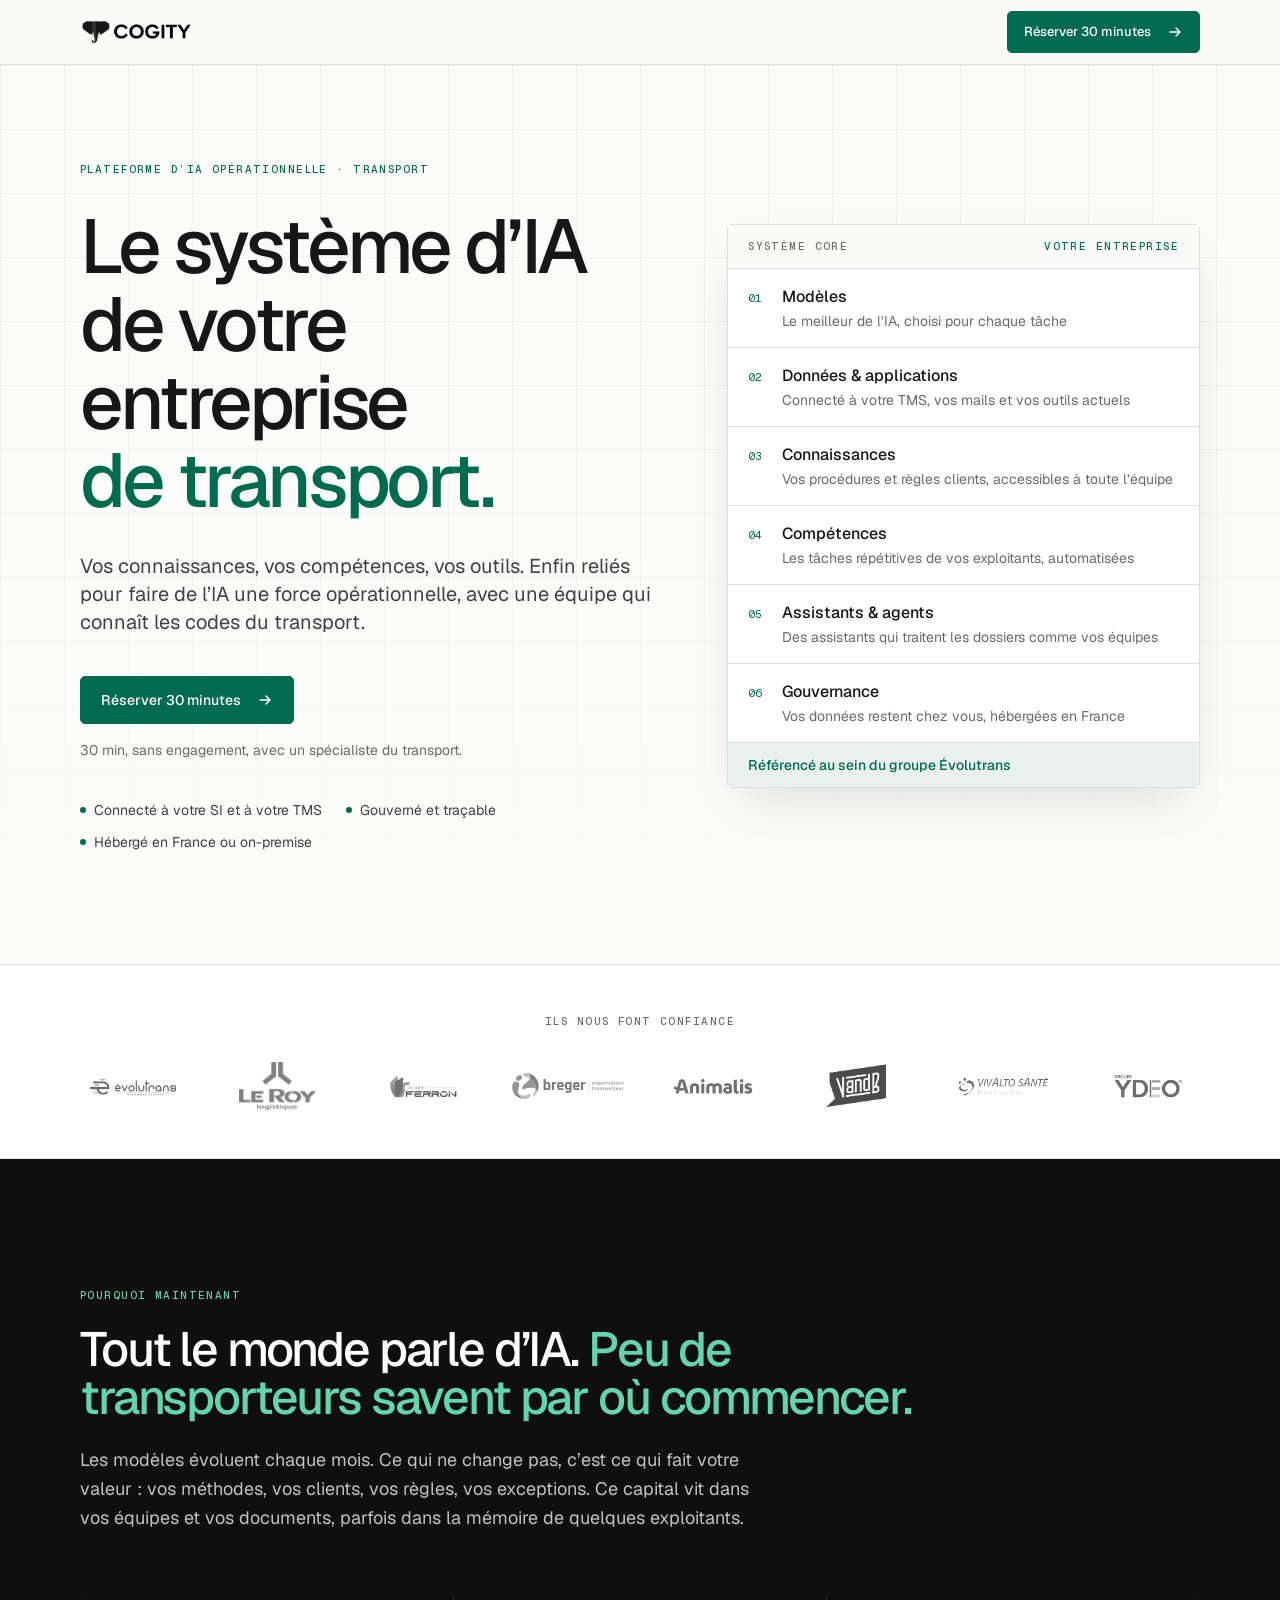
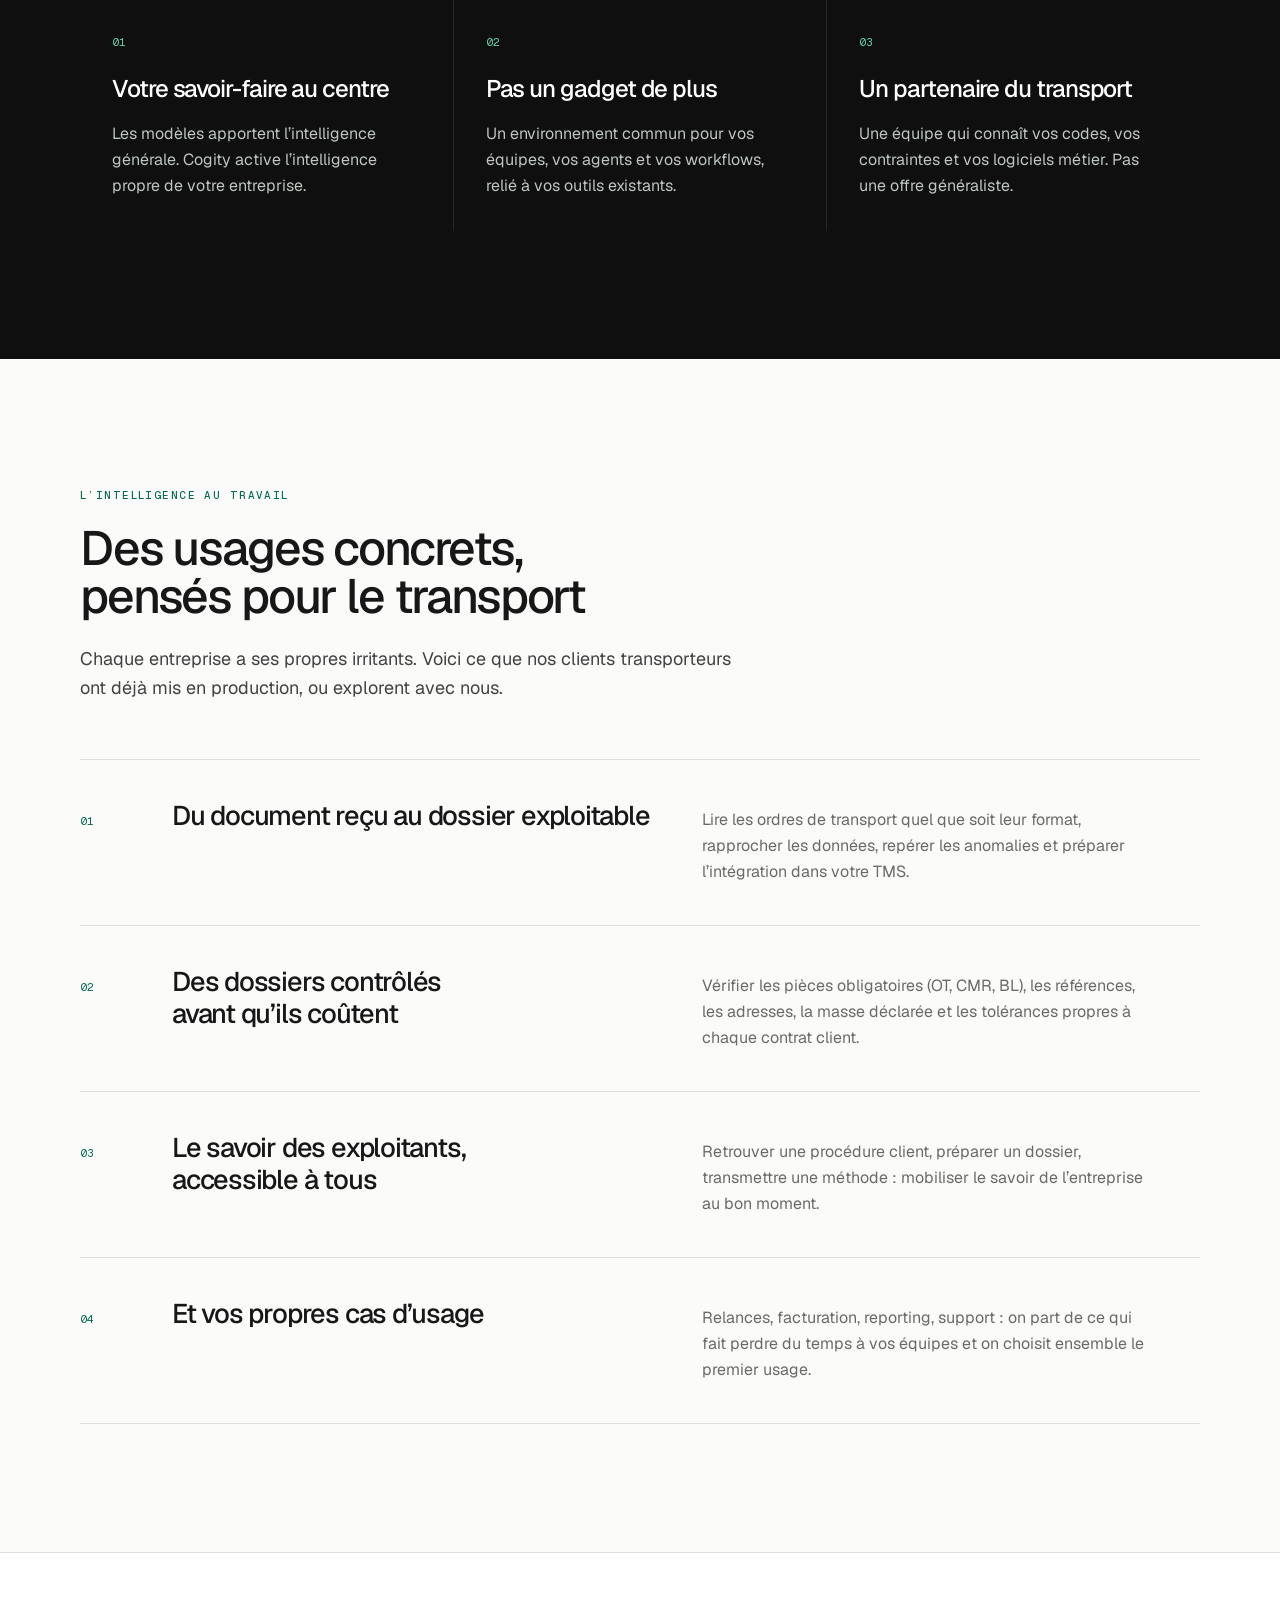
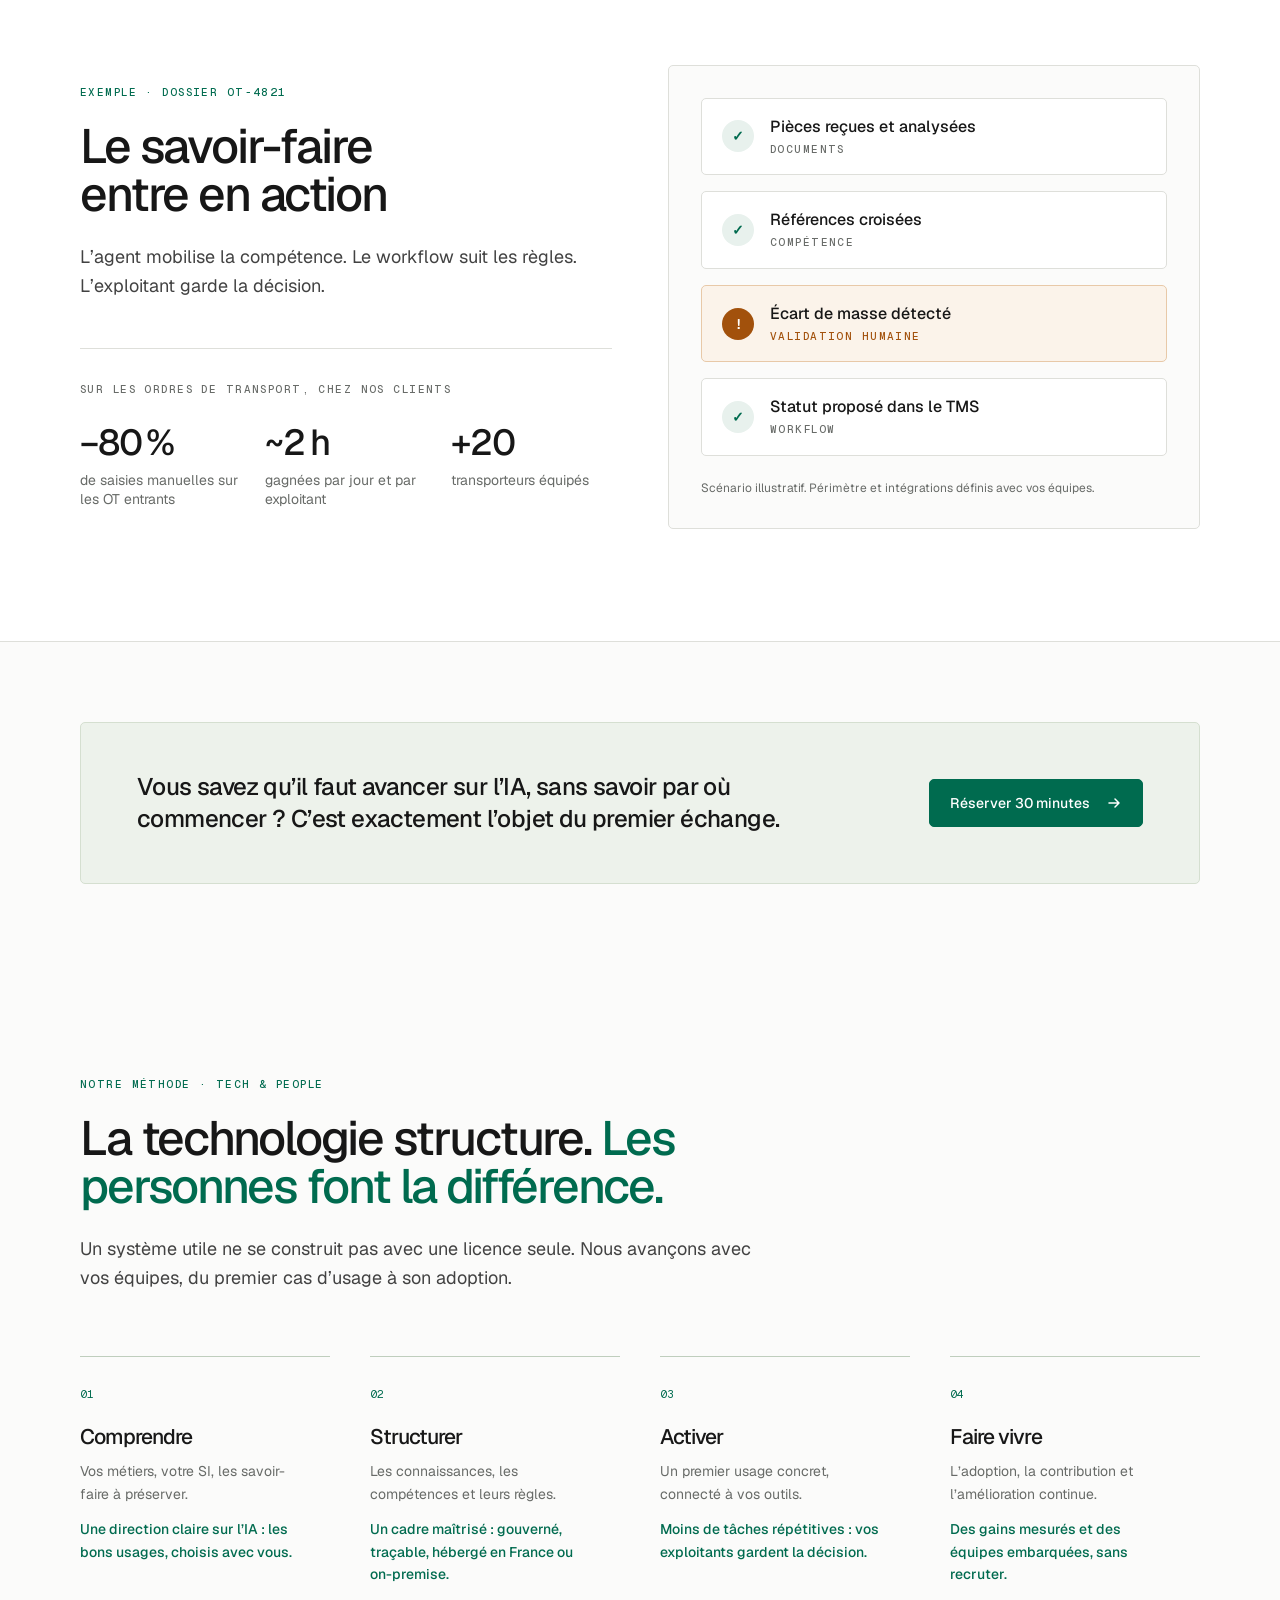
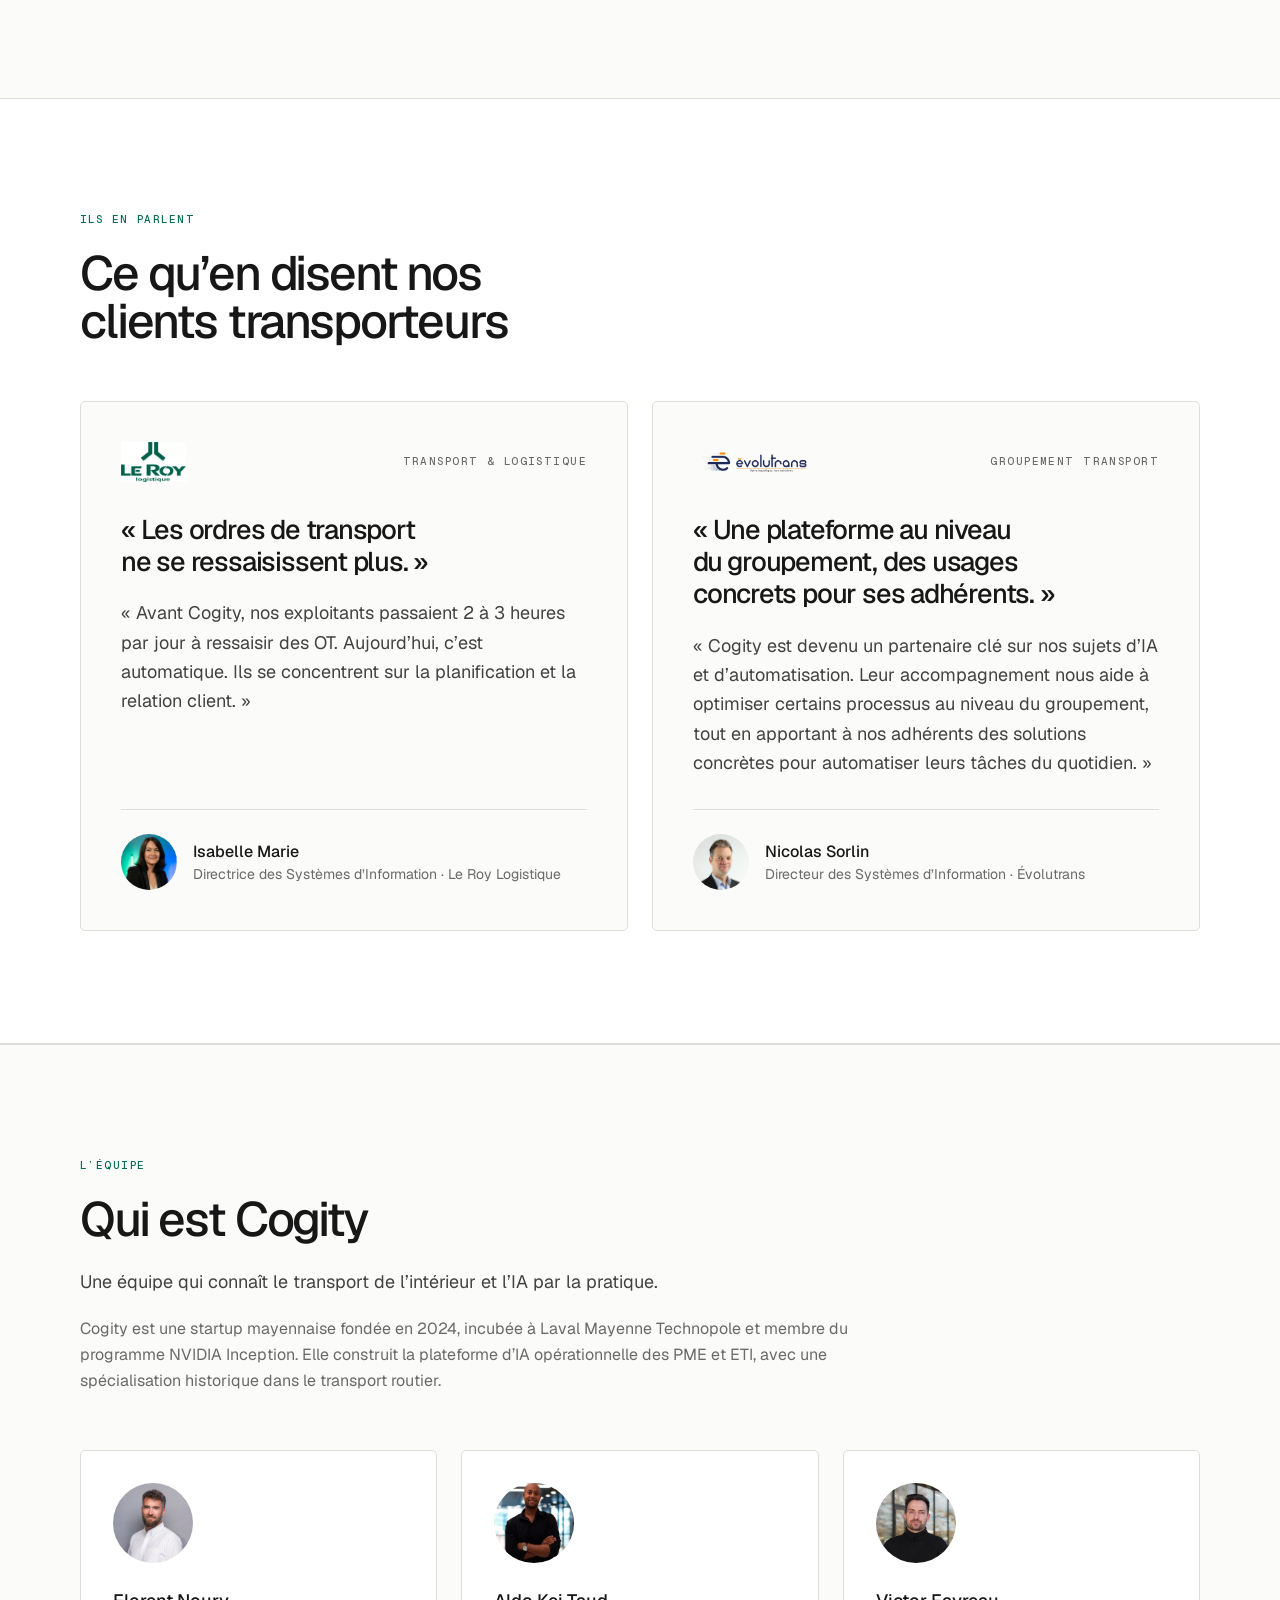
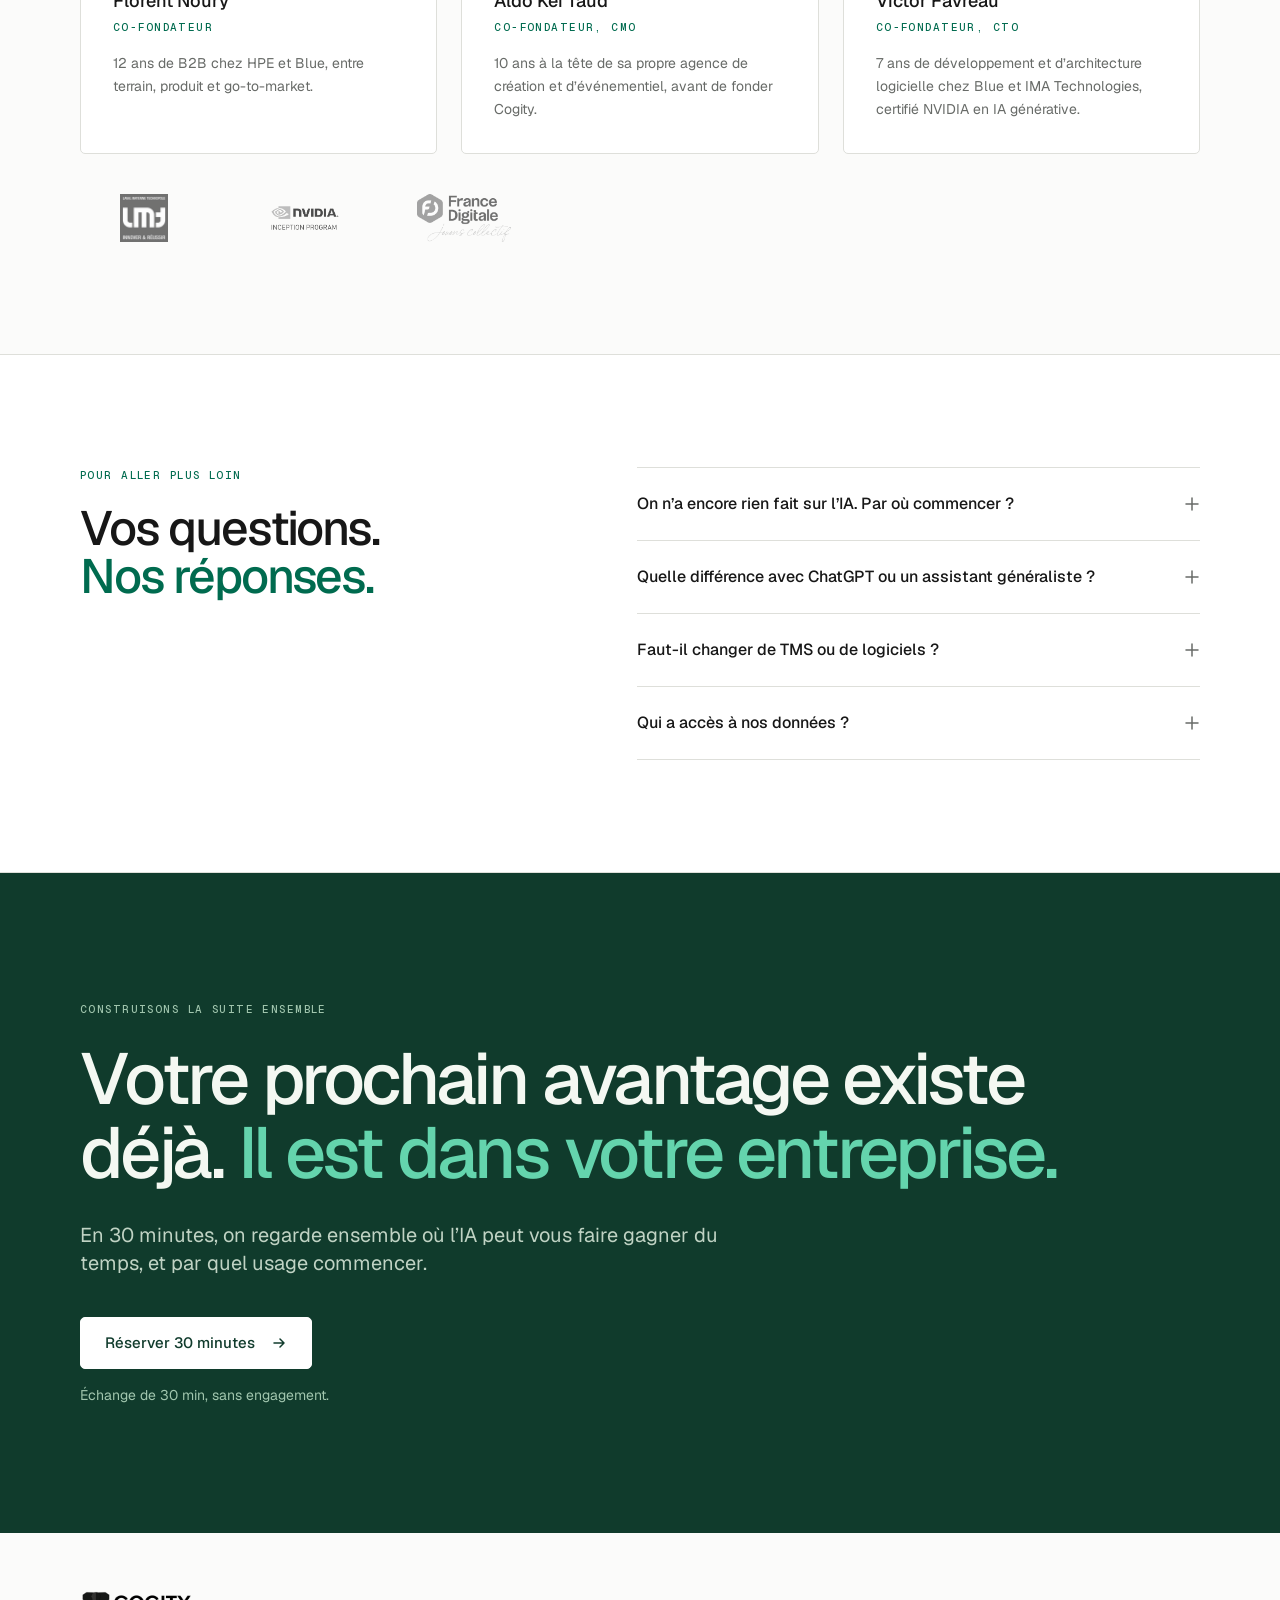
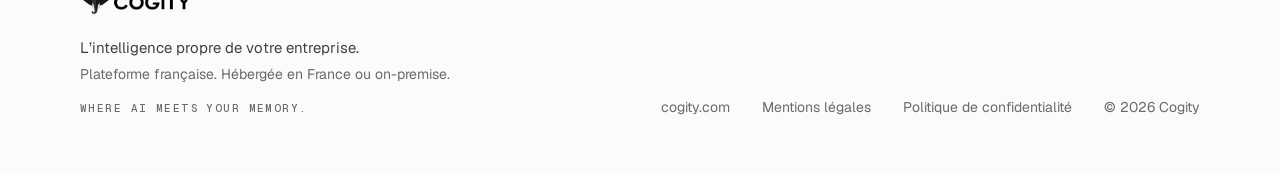
<file: transport/index.html>
<!DOCTYPE html>
<html lang="fr">
<head>
<meta charset="utf-8">
<meta name="viewport" content="width=device-width, initial-scale=1">
<title>Cogity | L’IA opérationnelle pour les transporteurs</title>
<meta name="description" content="Cogity, plateforme d’IA opérationnelle au service des transporteurs. Vos connaissances, vos compétences et vos outils enfin reliés. Échange de 30 minutes pour voir ce que l’IA peut faire chez vous.">
<!-- LP de campagne outreach : jamais indexée, les liens restent suivis. -->
<meta name="robots" content="noindex, follow">

<!-- Aperçu de partage (LinkedIn, e-mail). Les crawlers n'exécutent pas le JS :
     URLs absolues obligatoires. Si la LP passe sur un domaine personnalisé,
     remplacer https://cogity-temoignages.vercel.app dans og:url, og:image et twitter:image. -->
<meta property="og:type" content="website">
<meta property="og:locale" content="fr_FR">
<meta property="og:site_name" content="Cogity">
<meta property="og:url" content="https://cogity-temoignages.vercel.app/transport">
<meta property="og:title" content="Cogity | L’IA opérationnelle pour les transporteurs">
<meta property="og:description" content="Le système d’IA de votre entreprise de transport : vos connaissances, vos compétences et vos outils enfin reliés. Des usages concrets, déjà en production chez des transporteurs.">
<meta property="og:image" content="https://cogity-temoignages.vercel.app/assets/og-cogity-transport.png">
<meta property="og:image:width" content="1200">
<meta property="og:image:height" content="630">
<meta property="og:image:alt" content="Cogity : l’IA opérationnelle pour les transporteurs">
<meta name="twitter:card" content="summary_large_image">
<meta name="twitter:title" content="Cogity | L’IA opérationnelle pour les transporteurs">
<meta name="twitter:description" content="Le système d’IA de votre entreprise de transport : vos connaissances, vos compétences et vos outils enfin reliés.">
<meta name="twitter:image" content="https://cogity-temoignages.vercel.app/assets/og-cogity-transport.png">
<link rel="icon" type="image/png" href="/assets/marque/favicon-32.png">

<!-- RGPD : aucune ressource tierce au chargement. Polices auto-hébergées
     (Geist variable en sous-ensemble latin, Geist Mono reprise de cogity.com),
     Tailwind compilé en local :
     npx tailwindcss@3.4 -c tailwind.config.js -i src/tailwind.css -o assets/css/app.css --minify (depuis la racine du dépôt)
     à relancer après tout ajout de classe dans ce fichier. -->
<link rel="preload" href="/assets/fonts/geist-latin.woff2" as="font" type="font/woff2" crossorigin>
<link rel="stylesheet" href="/assets/css/app.css">
<style>
  @font-face {
    font-family: 'Geist';
    font-style: normal;
    font-weight: 100 900;
    font-display: swap;
    src: url(/assets/fonts/geist-latin.woff2) format('woff2');
    unicode-range: U+0000-00FF, U+0131, U+0152-0153, U+02BB-02BC, U+02C6, U+02DA, U+02DC, U+0304, U+0308, U+0329, U+2000-206F, U+20AC, U+2122, U+2191, U+2193, U+2212, U+2215, U+FEFF, U+FFFD;
  }
  @font-face {
    font-family: 'Geist Mono';
    font-style: normal;
    font-weight: 100 900;
    font-display: swap;
    src: url(/assets/fonts/geist-mono.woff) format('woff');
  }
  /* overflow-x reste uniquement sur html : le poser aussi sur body transforme
     body en conteneur de scroll et casse position:sticky sur le header. */
  html { overflow-x: hidden; scroll-behavior: smooth; }
  body { max-width: 100%; }
  /* Titres comme sur cogity.com : graisse 500, interlettrage très serré, retour équilibré. */
  h1, h2, h3 { font-weight: 500; letter-spacing: -.045em; line-height: 1.1; text-wrap: balance; }
  .eyebrow { font-family: 'Geist Mono', ui-monospace, monospace; font-size: 11px; font-weight: 500; letter-spacing: .13em; line-height: 1.6; text-transform: uppercase; }
  /* Trame discrète du hero */
  .trame {
    background-image:
      linear-gradient(rgba(23,23,23,.04) 1px, transparent 1px),
      linear-gradient(90deg, rgba(23,23,23,.04) 1px, transparent 1px);
    background-size: 64px 64px;
    -webkit-mask-image: linear-gradient(to bottom, #000 30%, transparent);
            mask-image: linear-gradient(to bottom, #000 30%, transparent);
  }
  .reveal { opacity: 0; transform: translateY(16px); transition: opacity .6s ease, transform .6s ease; }
  .reveal.vu { opacity: 1; transform: none; }
  a:focus-visible, button:focus-visible, summary:focus-visible { outline: 2px solid #006b4f; outline-offset: 3px; border-radius: 4px; }
  .sombre a:focus-visible, .sombre summary:focus-visible { outline-color: #64d4ad; }
  details[open] .croix { transform: rotate(45deg); }
  @media (prefers-reduced-motion: reduce) {
    html { scroll-behavior: auto; }
    .reveal { opacity: 1; transform: none; transition: none; }
  }
</style>
</head>

<body class="bg-fond text-encre font-sans antialiased">

<noscript>
  <div class="bg-vert text-white p-4 text-center">
    Activez JavaScript pour afficher cette page, ou écrivez-nous via cogity.com.
  </div>
</noscript>

<div id="app"></div>

<script>
/* ============================================================
   1. DATA  ·  tout le contenu éditorial est ici, et nulle part ailleurs
   ============================================================ */
/* Discours de campagne (point du 29/09 avec Florent et Matthieu) :
   on accroche avec la vision (plateforme d'IA opérationnelle pour les
   transporteurs), pas avec un cas précis. Un cas trop précis ferme la porte
   ("on a déjà ça dans notre TMS"). Les usages concrets viennent ensuite,
   en entonnoir : vision, puis usages, puis exemple chiffré. */

/* Chiffres clés : UNE seule source. Mesurés sur le premier usage déployé
   (ordres de transport), chiffres validés par Cogity. */
const CHIFFRES = {
  titre: "Sur les ordres de transport, chez nos clients",
  items: [
    { valeur: "−80 %", libelle: "de saisies manuelles sur les OT entrants" },
    { valeur: "~2 h",  libelle: "gagnées par jour et par exploitant" },
    { valeur: "+20",   libelle: "transporteurs équipés" }
  ]
};

/* GTM : laisser vide tant qu'aucun conteneur n'est prévu. Renseigné
   ("GTM-XXXXXXX"), il n'est chargé qu'après clic sur "Accepter" dans le
   bandeau cookies maison, et le lien "Gérer mes cookies" apparaît en pied de page.
   Si le conteneur embarque lui-même un CMP (Axeptio...), retirer le bandeau
   maison pour éviter un double widget. */
const GTM_ID = "";

/* Paramètres de campagne conservés pendant la visite (noms normalisés, jamais traduits). */
const UTM_KEYS = ["utm_source", "utm_medium", "utm_campaign", "utm_content", "utm_term"];

const DATA = {

  campagne: { nom: "Outreach transport 2026", debut: "2026-09-15" },

  marque: {
    nom: "Cogity",
    /* Assets rapatriés depuis cogity.com : aucune requête tierce au chargement. */
    logo: "/assets/marque/logo-noir.png",
    site: "https://cogity.com/",
    baseline: "L’intelligence propre de votre entreprise.",
    signature: "Where AI meets your memory.",
    hebergement: "Plateforme française. Hébergée en France ou on-premise.",
    mentionsUrl: "https://cogity.com/",
    confidentialiteUrl: "https://cogity.com/"
  },

  cta: {
    /* Un seul appel à l'action sur toute la page, pour mesurer une seule
       action : même libellé, même lien Bookings (nouvel onglet), partout. */
    libelle: "Réserver 30 minutes",
    milieuTexte: "Vous savez qu’il faut avancer sur l’IA, sans savoir par où commencer ? C’est exactement l’objet du premier échange.",
    precisionHero: "30 min, sans engagement, avec un spécialiste du transport.",
    url: "https://bookings.cloud.microsoft/book/CogityPrisedecontact@byfragment.com/?ismsaljsauthenabled=true",
    precision: "Échange de 30 min, sans engagement."
  },

  hero: {
    eyebrow: "Plateforme d’IA opérationnelle · Transport",
    titre: ["Le système d’IA", "de votre entreprise", "de transport."],
    /* Dernière ligne du titre affichée en vert. */
    chapo: "Vos connaissances, vos compétences, vos outils. Enfin reliés pour faire de l’IA une force opérationnelle, avec une équipe qui connaît les codes du transport.",
    /* Sous-titre remplacé si l'URL contient ?p=dg, ?p=exploitation ou ?p=dsi. */
    chapoParPersona: {
      dg:           "Donnez une direction claire à l’IA dans votre entreprise, avec un partenaire qui connaît le transport et des usages qui produisent des résultats mesurables.",
      exploitation: "Moins de tâches répétitives, plus de temps pour l’exploitation. Une IA qui connaît vos procédures, vos clients et vos exceptions.",
      dsi:          "Une plateforme connectée à votre SI et à votre TMS, gouvernée et traçable, multi-modèles, hébergée en France ou on-premise."
    },
    pills: ["Connecté à votre SI et à votre TMS", "Gouverné et traçable", "Hébergé en France ou on-premise"],
    /* Référencement mis en avant par Matthieu : c'est l'argument qui rassure le plus. */
    reference: "Référencé au sein du groupe Évolutrans",
    /* Panneau illustratif à droite : les briques du système, reprises du site. */
    briques: [
      { titre: "Modèles",               detail: "Le meilleur de l’IA, choisi pour chaque tâche" },
      { titre: "Données & applications", detail: "Connecté à votre TMS, vos mails et vos outils actuels" },
      { titre: "Connaissances",         detail: "Vos procédures et règles clients, accessibles à toute l’équipe" },
      { titre: "Compétences",           detail: "Les tâches répétitives de vos exploitants, automatisées" },
      { titre: "Assistants & agents",   detail: "Des assistants qui traitent les dossiers comme vos équipes" },
      { titre: "Gouvernance",           detail: "Vos données restent chez vous, hébergées en France" }
    ]
  },

  reassurance: {
    texte: "Ils nous font confiance",
    logos: [
      { nom: "Évolutrans",    url: "/assets/logos/evolutrans.png" },
      { nom: "Le Roy",        url: "/assets/logos/le-roy.png" },
      { nom: "Groupe Ferron", url: "/assets/logos/ferron.png" },
      { nom: "Bréger",        url: "/assets/logos/breger.svg" },
      { nom: "Animalis",      url: "/assets/logos/animalis.png" },
      { nom: "VandB",         url: "/assets/logos/vandb.png" },
      { nom: "Vivalto Santé", url: "/assets/logos/vivalto-sante.png" },
      { nom: "Groupe Ydeo",   url: "/assets/logos/ydeo.png" }
    ]
  },

  /* Section sombre : le constat qui ouvre la discussion, sans cas précis. */
  vision: {
    eyebrow: "Pourquoi maintenant",
    titre: "Tout le monde parle d’IA.",
    accent: "Peu de transporteurs savent par où commencer.",
    chapo: "Les modèles évoluent chaque mois. Ce qui ne change pas, c’est ce qui fait votre valeur : vos méthodes, vos clients, vos règles, vos exceptions. Ce capital vit dans vos équipes et vos documents, parfois dans la mémoire de quelques exploitants.",
    points: [
      { titre: "Votre savoir-faire au centre", texte: "Les modèles apportent l’intelligence générale. Cogity active l’intelligence propre de votre entreprise." },
      { titre: "Pas un gadget de plus",       texte: "Un environnement commun pour vos équipes, vos agents et vos workflows, relié à vos outils existants." },
      { titre: "Un partenaire du transport",  texte: "Une équipe qui connaît vos codes, vos contraintes et vos logiciels métier. Pas une offre généraliste." }
    ]
  },

  usages: {
    eyebrow: "L’intelligence au travail",
    titre: "Des usages concrets, pensés pour le transport",
    chapo: "Chaque entreprise a ses propres irritants. Voici ce que nos clients transporteurs ont déjà mis en production, ou explorent avec nous.",
    items: [
      { titre: "Du document reçu au dossier exploitable", texte: "Lire les ordres de transport quel que soit leur format, rapprocher les données, repérer les anomalies et préparer l’intégration dans votre TMS." },
      { titre: "Des dossiers contrôlés avant qu’ils coûtent", texte: "Vérifier les pièces obligatoires (OT, CMR, BL), les références, les adresses, la masse déclarée et les tolérances propres à chaque contrat client." },
      { titre: "Le savoir des exploitants, accessible à tous", texte: "Retrouver une procédure client, préparer un dossier, transmettre une méthode : mobiliser le savoir de l’entreprise au bon moment." },
      { titre: "Et vos propres cas d’usage", texte: "Relances, facturation, reporting, support : on part de ce qui fait perdre du temps à vos équipes et on choisit ensemble le premier usage." }
    ]
  },

  /* Exemple illustratif repris du site : l'agent mobilise la compétence,
     le workflow suit les règles, l'équipe garde la décision. */
  exemple: {
    eyebrow: "Exemple · dossier OT-4821",
    titre: "Le savoir-faire entre en action",
    chapo: "L’agent mobilise la compétence. Le workflow suit les règles. L’exploitant garde la décision.",
    etapes: [
      { etiquette: "Documents",         titre: "Pièces reçues et analysées", alerte: false },
      { etiquette: "Compétence",        titre: "Références croisées",        alerte: false },
      { etiquette: "Validation humaine", titre: "Écart de masse détecté",     alerte: true },
      { etiquette: "Workflow",          titre: "Statut proposé dans le TMS", alerte: false }
    ],
    note: "Scénario illustratif. Périmètre et intégrations définis avec vos équipes."
  },

  methode: {
    eyebrow: "Notre méthode · Tech & People",
    titre: "La technologie structure.",
    accent: "Les personnes font la différence.",
    chapo: "Un système utile ne se construit pas avec une licence seule. Nous avançons avec vos équipes, du premier cas d’usage à son adoption.",
    etapes: [
      /* benefice : repris des anciennes cartes "Ce que ça change pour vous". */
      { titre: "Comprendre",  texte: "Vos métiers, votre SI, les savoir-faire à préserver.",
        benefice: "Une direction claire sur l’IA : les bons usages, choisis avec vous." },
      { titre: "Structurer",  texte: "Les connaissances, les compétences et leurs règles.",
        benefice: "Un cadre maîtrisé : gouverné, traçable, hébergé en France ou on-premise." },
      { titre: "Activer",     texte: "Un premier usage concret, connecté à vos outils.",
        benefice: "Moins de tâches répétitives : vos exploitants gardent la décision." },
      { titre: "Faire vivre", texte: "L’adoption, la contribution et l’amélioration continue.",
        benefice: "Des gains mesurés et des équipes embarquées, sans recruter." }
    ]
  },

  /* Témoignages écrits. Tant que la liste est vide, la section n'est pas affichée.
     Format : { entreprise, secteur, accroche, citation, nom, fonction,
     logo: "/assets/logos/...", photoUrl: "/assets/temoignages/..." }.
     photoUrl vide : un médaillon aux initiales remplace la photo. */
  temoignages: {
    eyebrow: "Ils en parlent",
    titre: "Ce qu’en disent nos clients transporteurs",
    items: [
      {
        entreprise: "Le Roy Logistique",
        secteur: "Transport & logistique",
        accroche: "Les ordres de transport ne se ressaisissent plus.",
        citation: "Avant Cogity, nos exploitants passaient 2 à 3 heures par jour à ressaisir des OT. Aujourd’hui, c’est automatique. Ils se concentrent sur la planification et la relation client.",
        nom: "Isabelle Marie",
        fonction: "Directrice des Systèmes d’Information",
        logo: "/assets/logos/le-roy.png",
        photoUrl: "/assets/temoignages/isabelle-marie.jpg"
      },
      {
        entreprise: "Évolutrans",
        secteur: "Groupement transport",
        accroche: "Une plateforme au niveau du groupement, des usages concrets pour ses adhérents.",
        citation: "Cogity est devenu un partenaire clé sur nos sujets d’IA et d’automatisation. Leur accompagnement nous aide à optimiser certains processus au niveau du groupement, tout en apportant à nos adhérents des solutions concrètes pour automatiser leurs tâches du quotidien.",
        nom: "Nicolas Sorlin",
        fonction: "Directeur des Systèmes d’Information",
        logo: "/assets/logos/evolutrans.png",
        photoUrl: "/assets/temoignages/nicolas-sorlin.jpg"
      }
    ]
  },

  fondateurs: {
    eyebrow: "L’équipe",
    titre: "Qui est Cogity",
    chapo: "Une équipe qui connaît le transport de l’intérieur et l’IA par la pratique.",
    presentation: "Cogity est une startup mayennaise fondée en 2024, incubée à Laval Mayenne Technopole et membre du programme NVIDIA Inception. Elle construit la plateforme d’IA opérationnelle des PME et ETI, avec une spécialisation historique dans le transport routier.",
    /* photoUrl : portrait carré ou vertical. parcours : vérifié à partir
       des profils LinkedIn de chacun. */
    items: [
      {
        nom: "Florent Noury",
        role: "Co-fondateur",
        parcours: "12 ans de B2B chez HPE et Blue, entre terrain, produit et go-to-market.",
        photoUrl: "/assets/fondateurs/florent-noury.jpeg"
      },
      {
        nom: "Aldo Kei Taud",
        role: "Co-fondateur, CMO",
        parcours: "10 ans à la tête de sa propre agence de création et d’événementiel, avant de fonder Cogity.",
        photoUrl: "/assets/fondateurs/aldo-kei-taud.jpeg"
      },
      {
        nom: "Victor Favreau",
        role: "Co-fondateur, CTO",
        parcours: "7 ans de développement et d’architecture logicielle chez Blue et IMA Technologies, certifié NVIDIA en IA générative.",
        photoUrl: "/assets/fondateurs/victor-favreau.jpeg"
      }
    ],
    /* badges : réassurance institutionnelle (incubateur, partenaires). */
    badges: [
      { nom: "Laval Mayenne Technopole", url: "/assets/logos/laval-mayenne-technopole.png" },
      { nom: "NVIDIA Inception Program", url: "/assets/logos/nvidia-inception.png" },
      { nom: "France Digitale", url: "/assets/logos/france-digitale.webp" }
    ]
  },

  faq: {
    eyebrow: "Pour aller plus loin",
    titre: "Vos questions.",
    accent: "Nos réponses.",
    items: [
      {
        q: "On n’a encore rien fait sur l’IA. Par où commencer ?",
        r: "C’est le cas de la plupart des transporteurs que nous rencontrons. Le premier échange porte sur vos opérations, vos savoir-faire et ce qui fait perdre du temps à vos équipes. Nous choisissons ensuite un premier périmètre concret, avec ses sources, ses règles et ses critères de réussite."
      },
      {
        q: "Quelle différence avec ChatGPT ou un assistant généraliste ?",
        r: "Un assistant généraliste apporte les capacités d’un modèle. Un usage opérationnel demande aussi du contexte métier, vos sources, vos outils et des règles d’action. Cogity organise ces éléments autour de votre entreprise de transport, pour que l’IA travaille avec vos procédures et vos clients."
      },
      {
        q: "Faut-il changer de TMS ou de logiciels ?",
        r: "Non. Cogity se connecte à vos outils existants : TMS, ERP, CRM, espaces documentaires. Les intégrations font partie du cadrage : nous examinons les API disponibles et validons avec vous, pour chaque connexion, les données accessibles et les actions autorisées."
      },
      {
        q: "Qui a accès à nos données ?",
        r: "Vous gardez la main. La plateforme est hébergée en France ou on-premise, avec des droits par utilisateur, des périmètres personnel, équipe et entreprise clairement séparés, et une traçabilité de chaque action."
      }
    ]
  },

  final: {
    eyebrow: "Construisons la suite ensemble",
    titre: "Votre prochain avantage existe déjà.",
    accent: "Il est dans votre entreprise.",
    chapo: "En 30 minutes, on regarde ensemble où l’IA peut vous faire gagner du temps, et par quel usage commencer."
  },
};

/* ============================================================
   2. RENDU  ·  le code lit la data, jamais l'inverse
   ============================================================ */
/* Contexte de visite : UTM (URL, sinon session) et persona (?p=). */
const UTM = (() => {
  const depuisUrl = {};
  const q = new URLSearchParams(location.search);
  UTM_KEYS.forEach(k => { const v = q.get(k); if (v) depuisUrl[k] = v; });
  try {
    if (Object.keys(depuisUrl).length) sessionStorage.setItem('cogity_utm', JSON.stringify(depuisUrl));
    else return JSON.parse(sessionStorage.getItem('cogity_utm') || '{}');
  } catch (err) { /* stockage bloqué : on garde les UTM de l'URL */ }
  return depuisUrl;
})();
const PERSONA = (() => {
  const p = new URLSearchParams(location.search).get('p');
  return p && Object.prototype.hasOwnProperty.call(DATA.hero.chapoParPersona, p) ? p : null;
})();

const e = (s) => String(s).replace(/&/g,'&amp;').replace(/</g,'&lt;').replace(/>/g,'&gt;').replace(/"/g,'&quot;');
const num = (i) => String(i + 1).padStart(2, '0');
const fleche = `<svg aria-hidden="true" width="16" height="16" viewBox="0 0 16 16" fill="none"><path d="M3 8h10m-4-4 4 4-4 4" stroke="currentColor" stroke-width="1.5" stroke-linecap="round" stroke-linejoin="round"/></svg>`;

/* Bouton unique : libellé et lien Bookings lus dans DATA.cta, seul l'habillage varie. */
const cta = ({ style = "plein", taille = "min-h-12 px-5 text-sm" } = {}) => {
  const styles = {
    plein:  "bg-vert text-white border-vert hover:bg-vert-fonce hover:border-vert-fonce",
    clair:  "bg-white text-foret border-white hover:bg-[#d8f0e4] hover:border-[#d8f0e4]"
  };
  return `
  <a href="${e(DATA.cta.url)}" target="_blank" rel="noopener" data-cta
     class="inline-flex items-center justify-center gap-4 rounded border font-medium transition-colors ${styles[style]} ${taille}">
    ${e(DATA.cta.libelle)} ${fleche}
  </a>`;
};

const titreSection = ({ eyebrow, titre, accent, chapo }, { sombre = false, centre = false } = {}) => `
  <p class="eyebrow reveal ${sombre ? 'text-menthe' : 'text-vert'}">${e(eyebrow)}</p>
  <h2 class="reveal mt-5 text-[34px] md:text-5xl ${sombre ? 'text-white' : 'text-encre'}">
    ${e(titre)}${accent ? ` <span class="${sombre ? 'text-menthe' : 'text-vert'}">${e(accent)}</span>` : ``}
  </h2>
  ${chapo ? `<p class="reveal mt-6 ${centre ? 'mx-auto' : ''} max-w-2xl text-lg leading-relaxed ${sombre ? 'text-[#bdc5bf]' : 'text-encre-2'}">${e(chapo)}</p>` : ``}`;

const conteneur = "max-w-site mx-auto px-6 lg:px-12 xl:px-20";

const header = () => `
<header class="sticky top-0 z-50 bg-fond/95 backdrop-blur border-b border-filet">
  <div class="${conteneur} h-16 flex items-center justify-between gap-4">
    <a href="${e(DATA.marque.site)}" target="_blank" rel="noopener" class="flex items-center">
      <img src="${e(DATA.marque.logo)}" alt="${e(DATA.marque.nom)}" class="h-7 w-auto">
    </a>
    ${cta({ taille: "min-h-[42px] px-4 text-[13px]" })}
  </div>
</header>`;

const hero = () => {
  const lignes = DATA.hero.titre;
  return `
<section class="relative overflow-hidden">
  <div class="absolute inset-0 trame"></div>
  <div class="relative ${conteneur} pt-16 pb-20 lg:pt-24 lg:pb-28 grid gap-14 lg:grid-cols-[1.25fr_1fr] lg:items-center">
    <div>
      <p class="eyebrow text-vert">${e(DATA.hero.eyebrow)}</p>
      <h1 class="mt-7 text-[42px]/[1.08] sm:text-6xl/[1.05] xl:text-[76px]/[1.03] text-encre">
        ${lignes.map((l, i) => `<span class="block${i === lignes.length - 1 ? ' text-vert' : ''}">${e(l)}</span>`).join("")}
      </h1>
      <p class="mt-8 max-w-xl text-lg md:text-xl text-encre-2 leading-relaxed">${e(PERSONA ? DATA.hero.chapoParPersona[PERSONA] : DATA.hero.chapo)}</p>
      <div class="mt-10 flex flex-wrap gap-3">
        ${cta()}
      </div>
      <p class="mt-4 text-sm text-gris">${e(DATA.cta.precisionHero)}</p>
      <ul class="mt-10 flex flex-wrap gap-x-6 gap-y-3 text-sm text-encre-2">
        ${DATA.hero.pills.map(p => `
          <li class="flex items-center gap-2"><span class="h-1.5 w-1.5 rounded-full bg-vert"></span>${e(p)}</li>`).join("")}
      </ul>
    </div>
    <div class="relative rounded border border-filet bg-white shadow-[0_20px_50px_-20px_rgba(15,19,17,.18)]">
      <div class="flex items-center justify-between border-b border-filet px-5 h-11 bg-[#fafbf9]">
        <span class="eyebrow text-gris">Système Core</span>
        <span class="eyebrow text-vert">Votre entreprise</span>
      </div>
      <ol class="divide-y divide-filet">
        ${DATA.hero.briques.map((b, i) => `
          <li class="flex items-baseline gap-5 px-5 py-4">
            <span class="font-mono text-[11px] text-vert">${num(i)}</span>
            <div>
              <div class="font-medium text-encre">${e(b.titre)}</div>
              <div class="mt-0.5 text-sm text-gris">${e(b.detail)}</div>
            </div>
          </li>`).join("")}
      </ol>
      <div class="border-t border-filet bg-vert-doux px-5 py-3 text-sm font-medium text-vert">${e(DATA.hero.reference)}</div>
    </div>
  </div>
</section>`;
};

const reassurance = () => `
<section class="bg-white border-y border-filet py-12">
  <div class="${conteneur}">
    <p class="reveal eyebrow text-center text-gris">${e(DATA.reassurance.texte)}</p>
    <div class="reveal mt-8 grid grid-cols-2 sm:grid-cols-4 lg:grid-cols-8 gap-x-10 gap-y-8 place-items-center">
      ${DATA.reassurance.logos.map(l => `
        <div class="h-12 w-28 flex items-center justify-center">
          <img src="${e(l.url)}" alt="${e(l.nom)}" class="max-h-full max-w-full object-contain grayscale opacity-70 hover:opacity-100 hover:grayscale-0 transition">
        </div>`).join("")}
    </div>
  </div>
</section>`;

const vision = () => `
<section class="sombre bg-[#0f0f0f] text-[#f4f5f3] py-24 lg:py-32">
  <div class="${conteneur}">
    <div class="max-w-4xl">${titreSection(DATA.vision, { sombre: true })}</div>
    <div class="mt-16 grid gap-px bg-white/10 md:grid-cols-3 rounded overflow-hidden">
      ${DATA.vision.points.map((p, i) => `
        <div class="reveal bg-[#0f0f0f] p-8 md:pr-10">
          <span class="font-mono text-[11px] text-menthe">${num(i)}</span>
          <h3 class="mt-5 text-2xl text-white">${e(p.titre)}</h3>
          <p class="mt-4 text-[#bdc5bf] leading-relaxed">${e(p.texte)}</p>
        </div>`).join("")}
    </div>
  </div>
</section>`;

const usages = () => `
<section id="usages" class="py-24 lg:py-32 scroll-mt-16">
  <div class="${conteneur}">
    <div class="max-w-3xl">${titreSection(DATA.usages)}</div>
    <ol class="mt-14 border-t border-filet">
      ${DATA.usages.items.map((u, i) => `
        <li class="reveal grid gap-3 md:grid-cols-[60px_1fr_1fr] md:gap-8 md:items-baseline border-b border-filet py-8 md:py-10 transition-colors hover:bg-[#edf2ec70]">
          <span class="font-mono text-[11px] text-vert">${num(i)}</span>
          <h3 class="text-2xl md:text-[27px]/[1.2] text-encre">${e(u.titre)}</h3>
          <p class="text-gris leading-relaxed md:max-w-md">${e(u.texte)}</p>
        </li>`).join("")}
    </ol>
  </div>
</section>`;

const exemple = () => `
<section class="bg-white border-y border-filet py-24 lg:py-28">
  <div class="${conteneur} grid gap-14 lg:grid-cols-2 lg:items-center">
    <div>
      ${titreSection(DATA.exemple)}
      <div class="reveal mt-12 border-t border-filet pt-8">
        <p class="eyebrow text-gris">${e(CHIFFRES.titre)}</p>
        <div class="mt-6 grid grid-cols-3 gap-6">
          ${CHIFFRES.items.map(c => `
            <div>
              <div class="text-3xl sm:text-4xl font-medium tracking-tight text-encre whitespace-nowrap">${e(c.valeur)}</div>
              <div class="mt-2 text-sm text-gris leading-snug">${e(c.libelle)}</div>
            </div>`).join("")}
        </div>
      </div>
    </div>
    <div class="reveal rounded border border-filet bg-fond p-6 sm:p-8">
      <ol class="relative space-y-4">
        ${DATA.exemple.etapes.map(s => `
          <li class="flex items-center gap-4 rounded border ${s.alerte ? 'border-[#e8c9a8] bg-[#fbf3ea]' : 'border-filet bg-white'} px-5 py-4">
            <span class="flex h-8 w-8 shrink-0 items-center justify-center rounded-full ${s.alerte ? 'bg-ambre text-white' : 'bg-vert-doux text-vert'} text-sm font-semibold">${s.alerte ? '!' : '✓'}</span>
            <div>
              <div class="font-medium text-encre">${e(s.titre)}</div>
              <div class="eyebrow mt-0.5 ${s.alerte ? 'text-ambre' : 'text-gris'}">${e(s.etiquette)}</div>
            </div>
          </li>`).join("")}
      </ol>
      <p class="mt-6 text-xs text-gris">${e(DATA.exemple.note)}</p>
    </div>
  </div>
</section>`;

const ctaMilieu = () => `
<section class="py-16 lg:py-20">
  <div class="${conteneur}">
    <div class="reveal rounded border border-vert-bord bg-vert-sauge px-6 py-12 sm:px-14 flex flex-col lg:flex-row lg:items-center justify-between gap-8">
      <p class="max-w-2xl text-xl md:text-2xl font-medium tracking-tight text-encre">${e(DATA.cta.milieuTexte)}</p>
      <div class="shrink-0">${cta()}</div>
    </div>
  </div>
</section>`;

const methode = () => `
<section class="py-24 lg:py-28">
  <div class="${conteneur}">
    <div class="max-w-3xl">${titreSection(DATA.methode)}</div>
    <ol class="mt-16 grid gap-10 sm:grid-cols-2 lg:grid-cols-4">
      ${DATA.methode.etapes.map((s, i) => `
        <li class="reveal border-t border-[#bfcebd] pt-6 pr-6">
          <span class="font-mono text-[11px] text-vert">${num(i)}</span>
          <h3 class="mt-5 text-[21px] text-encre">${e(s.titre)}</h3>
          <p class="mt-3 text-sm text-gris leading-relaxed">${e(s.texte)}</p>
          <p class="mt-3 text-sm font-medium text-vert leading-relaxed">${e(s.benefice)}</p>
        </li>`).join("")}
    </ol>
  </div>
</section>`;

const temoignages = () => !DATA.temoignages.items.length ? `` : `
<section id="temoignages" class="bg-white border-y border-filet py-24 lg:py-28">
  <div class="${conteneur}">
    <div class="max-w-3xl">${titreSection(DATA.temoignages)}</div>
    <div class="mt-14 grid gap-6 ${["", "max-w-2xl", "md:grid-cols-2", "md:grid-cols-3"][Math.min(DATA.temoignages.items.length, 3)]}">
      ${DATA.temoignages.items.map(t => `
        <figure class="reveal flex flex-col rounded border border-filet bg-fond p-8 lg:p-10">
          <div class="flex items-center justify-between gap-6">
            ${t.logo ? `<span class="h-10 w-32 flex items-center"><img src="${e(t.logo)}" alt="${e(t.entreprise)}" class="max-h-full max-w-full object-contain"></span>` : `<span></span>`}
            <span class="eyebrow text-right text-gris">${e(t.secteur)}</span>
          </div>
          <h3 class="mt-8 text-2xl md:text-[27px]/[1.2] text-encre">« ${e(t.accroche)} »</h3>
          <blockquote class="mt-5 flex-1 text-lg leading-relaxed text-encre-2">« ${e(t.citation)} »</blockquote>
          <figcaption class="mt-8 flex items-center gap-4 border-t border-filet pt-6">
            ${t.photoUrl
              ? `<img src="${e(t.photoUrl)}" alt="${e(t.nom)}" class="h-14 w-14 shrink-0 rounded-full object-cover">`
              : `<span aria-hidden="true" class="flex h-14 w-14 shrink-0 items-center justify-center rounded-full bg-vert-doux font-medium text-vert">${e(t.nom.split(" ").map(m => m[0]).join(""))}</span>`}
            <div>
              <div class="font-medium text-encre">${e(t.nom)}</div>
              <div class="text-sm text-gris">${e(t.fonction)} · ${e(t.entreprise)}</div>
            </div>
          </figcaption>
        </figure>`).join("")}
    </div>
  </div>
</section>`;

const fondateurs = () => {
  const n = DATA.fondateurs.items.length;
  const grille = n >= 3 ? "sm:grid-cols-2 lg:grid-cols-3" : "sm:grid-cols-2 max-w-3xl";
  return `
<section id="fondateurs" class="border-t border-filet py-24 lg:py-28">
  <div class="${conteneur}">
    <div class="max-w-3xl">${titreSection(DATA.fondateurs)}</div>
    <p class="reveal mt-5 max-w-3xl text-gris leading-relaxed">${e(DATA.fondateurs.presentation)}</p>
    <div class="mt-14 grid gap-6 ${grille}">
      ${DATA.fondateurs.items.map(f => `
        <div class="reveal rounded border border-filet bg-white p-8">
          <img src="${e(f.photoUrl)}" alt="${e(f.nom)}" class="h-20 w-20 rounded-full object-cover">
          <div class="mt-6 text-lg font-medium text-encre">${e(f.nom)}</div>
          <div class="eyebrow mt-1 text-vert">${e(f.role)}</div>
          <p class="mt-4 text-sm text-gris leading-relaxed">${e(f.parcours)}</p>
        </div>`).join("")}
    </div>
    <div class="reveal mt-10 flex flex-wrap items-center gap-8">
      ${DATA.fondateurs.badges.map(b => `
        <span class="h-12 w-32 flex items-center justify-center">
          <img src="${e(b.url)}" alt="${e(b.nom)}" class="max-h-full max-w-full object-contain grayscale opacity-70 hover:opacity-100 hover:grayscale-0 transition">
        </span>`).join("")}
    </div>
  </div>
</section>`;
};

const faq = () => `
<section id="faq" class="bg-white border-y border-filet py-24 lg:py-28">
  <div class="${conteneur} grid gap-10 lg:grid-cols-[.9fr_1.1fr] lg:gap-24">
    <div>${titreSection(DATA.faq)}</div>
    <div class="border-t border-filet">
      ${DATA.faq.items.map(f => `
        <details class="reveal border-b border-filet">
          <summary class="flex cursor-pointer list-none items-center justify-between gap-5 py-6 font-medium leading-normal [&::-webkit-details-marker]:hidden">
            ${e(f.q)}
            <svg class="croix shrink-0 text-gris transition-transform" aria-hidden="true" width="16" height="16" viewBox="0 0 16 16" fill="none"><path d="M8 2v12M2 8h12" stroke="currentColor" stroke-width="1.5" stroke-linecap="round"/></svg>
          </summary>
          <p class="pb-6 text-[15px] text-gris leading-[1.8]">${e(f.r)}</p>
        </details>`).join("")}
    </div>
  </div>
</section>`;

const final = () => `
<section id="demo" class="sombre relative overflow-hidden bg-foret text-[#f4f8f2] py-24 lg:py-32 scroll-mt-16">
  <div class="relative ${conteneur}">
    <p class="eyebrow text-[#a1c6ae]">${e(DATA.final.eyebrow)}</p>
    <h2 class="mt-6 max-w-5xl text-5xl/[1.02] md:text-7xl/[1.02]">
      ${e(DATA.final.titre)} <span class="text-menthe">${e(DATA.final.accent)}</span>
    </h2>
    <p class="mt-8 max-w-2xl text-lg md:text-xl text-[#c0d3c4] leading-relaxed">${e(DATA.final.chapo)}</p>
    <div class="mt-10">${cta({ style: "clair", taille: "min-h-[52px] px-6 text-[15px]" })}</div>
    <p class="mt-4 text-sm text-[#a1c6ae]">${e(DATA.cta.precision)}</p>
  </div>
</section>`;

const footer = () => `
<footer class="bg-fond py-14 text-gris">
  <div class="${conteneur} flex flex-col md:flex-row md:items-end justify-between gap-8">
    <div>
      <img src="${e(DATA.marque.logo)}" alt="${e(DATA.marque.nom)}" class="h-7 w-auto">
      <p class="mt-5 text-[15px] text-encre-2">${e(DATA.marque.baseline)}</p>
      <p class="mt-1 text-sm">${e(DATA.marque.hebergement)}</p>
      <p class="eyebrow mt-4 text-gris">${e(DATA.marque.signature)}</p>
    </div>
    <div class="flex flex-wrap gap-x-8 gap-y-2 text-sm">
      <a href="${e(DATA.marque.site)}" target="_blank" rel="noopener" class="hover:text-vert">cogity.com</a>
      <a href="${e(DATA.marque.mentionsUrl)}" target="_blank" rel="noopener" class="hover:text-vert">Mentions légales</a>
      <a href="${e(DATA.marque.confidentialiteUrl)}" target="_blank" rel="noopener" class="hover:text-vert">Politique de confidentialité</a>
      ${GTM_ID ? `<button type="button" data-gerer-cookies class="hover:text-vert">Gérer mes cookies</button>` : ``}
      <span>© ${new Date().getFullYear()} ${e(DATA.marque.nom)}</span>
    </div>
  </div>
</footer>`;

/* Entonnoir : vision, preuve sociale, constat, usages, exemple chiffré, méthode, puis réassurance. */
document.getElementById('app').innerHTML =
  header() + `<main>` + hero() + reassurance() + vision() + usages() + exemple()
  + ctaMilieu() + methode() + temoignages() + fondateurs()
  + faq() + final() + `</main>` + footer();

/* ============================================================
   3. COMPORTEMENTS
   ============================================================ */
const obs = new IntersectionObserver((entrees) => {
  entrees.forEach(x => { if (x.isIntersecting) { x.target.classList.add('vu'); obs.unobserve(x.target); } });
}, { threshold: 0.12 });
document.querySelectorAll('.reveal').forEach(el => obs.observe(el));

window.dataLayer = window.dataLayer || [];
document.querySelectorAll('[data-cta]').forEach(a => {
  a.addEventListener('click', () => {
    window.dataLayer.push({
      event: 'demo_click',
      campaign: DATA.campagne.nom,
      source_url: location.href,
      timestamp: new Date().toISOString(),
      persona: PERSONA || '',
      ...UTM
    });
  });
});

/* ============================================================
   4. CONSENTEMENT ET TAGS
   ============================================================ */
const CONSENT_KEY = 'cogity_consent';
const lireChoix = () => { try { return localStorage.getItem(CONSENT_KEY); } catch (err) { return null; } };
const ecrireChoix = (v) => { try { v ? localStorage.setItem(CONSENT_KEY, v) : localStorage.removeItem(CONSENT_KEY); } catch (err) {} };

function chargerTags() {
  if (!GTM_ID || window.__gtm) return;
  window.__gtm = true;
  (function(w,d,s,l,i){w[l]=w[l]||[];w[l].push({'gtm.start':new Date().getTime(),event:'gtm.js'});
  var f=d.getElementsByTagName(s)[0],j=d.createElement(s);j.async=true;
  j.src='https://www.googletagmanager.com/gtm.js?id='+i;f.parentNode.insertBefore(j,f);})
  (window,document,'script','dataLayer',GTM_ID);
}

function banniere() {
  if (!GTM_ID || document.getElementById('bandeau-cookies')) return;
  const b = document.createElement('div');
  b.id = 'bandeau-cookies';
  b.setAttribute('role', 'dialog');
  b.setAttribute('aria-label', 'Cookies');
  b.className = 'fixed bottom-0 inset-x-0 z-50 border-t border-filet bg-white p-5 shadow-lg';
  b.innerHTML = `
    <div class="max-w-7xl mx-auto flex flex-col md:flex-row md:items-center justify-between gap-4">
      <p class="text-sm text-encre-2 max-w-lisible">
        Nous utilisons des cookies de mesure d’audience pour savoir quelles pages sont consultées.
        Aucun cookie n’est déposé sans votre accord.
        <a href="${e(DATA.marque.confidentialiteUrl)}" target="_blank" rel="noopener" class="underline">En savoir plus</a>
      </p>
      <div class="flex gap-3 shrink-0">
        <!-- Refuser et Accepter ont le même poids visuel (exigence CNIL). -->
        <button data-refus class="rounded bg-vert px-5 py-2.5 text-sm font-semibold text-white">Refuser</button>
        <button data-accord class="rounded bg-vert px-5 py-2.5 text-sm font-semibold text-white">Accepter</button>
      </div>
    </div>`;
  document.body.appendChild(b);
  b.querySelector('[data-accord]').onclick = () => { ecrireChoix('ok'); chargerTags(); b.remove(); };
  b.querySelector('[data-refus]').onclick  = () => { ecrireChoix('non'); b.remove(); };
}

if (GTM_ID) {
  const choix = lireChoix();
  if (choix === 'ok') chargerTags();
  else if (choix !== 'non') banniere();
  /* Retrait du consentement : on efface le choix et on rouvre le bandeau.
     Des tags déjà chargés ne se déchargent pas : on recharge la page après un refus. */
  document.querySelectorAll('[data-gerer-cookies]').forEach(btn => btn.addEventListener('click', () => {
    const avait = lireChoix() === 'ok';
    ecrireChoix(null);
    banniere();
    const refus = document.querySelector('#bandeau-cookies [data-refus]');
    if (avait && refus) refus.addEventListener('click', () => location.reload());
  }));
}
</script>
</body>
</html>
</file>
<file: assets/css/app.css>
*,:after,:before{--tw-border-spacing-x:0;--tw-border-spacing-y:0;--tw-translate-x:0;--tw-translate-y:0;--tw-rotate:0;--tw-skew-x:0;--tw-skew-y:0;--tw-scale-x:1;--tw-scale-y:1;--tw-pan-x: ;--tw-pan-y: ;--tw-pinch-zoom: ;--tw-scroll-snap-strictness:proximity;--tw-gradient-from-position: ;--tw-gradient-via-position: ;--tw-gradient-to-position: ;--tw-ordinal: ;--tw-slashed-zero: ;--tw-numeric-figure: ;--tw-numeric-spacing: ;--tw-numeric-fraction: ;--tw-ring-inset: ;--tw-ring-offset-width:0px;--tw-ring-offset-color:#fff;--tw-ring-color:rgba(59,130,246,.5);--tw-ring-offset-shadow:0 0 #0000;--tw-ring-shadow:0 0 #0000;--tw-shadow:0 0 #0000;--tw-shadow-colored:0 0 #0000;--tw-blur: ;--tw-brightness: ;--tw-contrast: ;--tw-grayscale: ;--tw-hue-rotate: ;--tw-invert: ;--tw-saturate: ;--tw-sepia: ;--tw-drop-shadow: ;--tw-backdrop-blur: ;--tw-backdrop-brightness: ;--tw-backdrop-contrast: ;--tw-backdrop-grayscale: ;--tw-backdrop-hue-rotate: ;--tw-backdrop-invert: ;--tw-backdrop-opacity: ;--tw-backdrop-saturate: ;--tw-backdrop-sepia: ;--tw-contain-size: ;--tw-contain-layout: ;--tw-contain-paint: ;--tw-contain-style: }::backdrop{--tw-border-spacing-x:0;--tw-border-spacing-y:0;--tw-translate-x:0;--tw-translate-y:0;--tw-rotate:0;--tw-skew-x:0;--tw-skew-y:0;--tw-scale-x:1;--tw-scale-y:1;--tw-pan-x: ;--tw-pan-y: ;--tw-pinch-zoom: ;--tw-scroll-snap-strictness:proximity;--tw-gradient-from-position: ;--tw-gradient-via-position: ;--tw-gradient-to-position: ;--tw-ordinal: ;--tw-slashed-zero: ;--tw-numeric-figure: ;--tw-numeric-spacing: ;--tw-numeric-fraction: ;--tw-ring-inset: ;--tw-ring-offset-width:0px;--tw-ring-offset-color:#fff;--tw-ring-color:rgba(59,130,246,.5);--tw-ring-offset-shadow:0 0 #0000;--tw-ring-shadow:0 0 #0000;--tw-shadow:0 0 #0000;--tw-shadow-colored:0 0 #0000;--tw-blur: ;--tw-brightness: ;--tw-contrast: ;--tw-grayscale: ;--tw-hue-rotate: ;--tw-invert: ;--tw-saturate: ;--tw-sepia: ;--tw-drop-shadow: ;--tw-backdrop-blur: ;--tw-backdrop-brightness: ;--tw-backdrop-contrast: ;--tw-backdrop-grayscale: ;--tw-backdrop-hue-rotate: ;--tw-backdrop-invert: ;--tw-backdrop-opacity: ;--tw-backdrop-saturate: ;--tw-backdrop-sepia: ;--tw-contain-size: ;--tw-contain-layout: ;--tw-contain-paint: ;--tw-contain-style: }/*! tailwindcss v3.4.19 | MIT License | https://tailwindcss.com*/*,:after,:before{box-sizing:border-box;border:0 solid #e5e7eb}:after,:before{--tw-content:""}:host,html{line-height:1.5;-webkit-text-size-adjust:100%;-moz-tab-size:4;-o-tab-size:4;tab-size:4;font-family:Geist,Arial,sans-serif;font-feature-settings:normal;font-variation-settings:normal;-webkit-tap-highlight-color:transparent}body{margin:0;line-height:inherit}hr{height:0;color:inherit;border-top-width:1px}abbr:where([title]){-webkit-text-decoration:underline dotted;text-decoration:underline dotted}h1,h2,h3,h4,h5,h6{font-size:inherit;font-weight:inherit}a{color:inherit;text-decoration:inherit}b,strong{font-weight:bolder}code,kbd,pre,samp{font-family:Geist Mono,ui-monospace,monospace;font-feature-settings:normal;font-variation-settings:normal;font-size:1em}small{font-size:80%}sub,sup{font-size:75%;line-height:0;position:relative;vertical-align:baseline}sub{bottom:-.25em}sup{top:-.5em}table{text-indent:0;border-color:inherit;border-collapse:collapse}button,input,optgroup,select,textarea{font-family:inherit;font-feature-settings:inherit;font-variation-settings:inherit;font-size:100%;font-weight:inherit;line-height:inherit;letter-spacing:inherit;color:inherit;margin:0;padding:0}button,select{text-transform:none}button,input:where([type=button]),input:where([type=reset]),input:where([type=submit]){-webkit-appearance:button;background-color:transparent;background-image:none}:-moz-focusring{outline:auto}:-moz-ui-invalid{box-shadow:none}progress{vertical-align:baseline}::-webkit-inner-spin-button,::-webkit-outer-spin-button{height:auto}[type=search]{-webkit-appearance:textfield;outline-offset:-2px}::-webkit-search-decoration{-webkit-appearance:none}::-webkit-file-upload-button{-webkit-appearance:button;font:inherit}summary{display:list-item}blockquote,dd,dl,figure,h1,h2,h3,h4,h5,h6,hr,p,pre{margin:0}fieldset{margin:0}fieldset,legend{padding:0}menu,ol,ul{list-style:none;margin:0;padding:0}dialog{padding:0}textarea{resize:vertical}input::-moz-placeholder,textarea::-moz-placeholder{opacity:1;color:#9ca3af}input::placeholder,textarea::placeholder{opacity:1;color:#9ca3af}[role=button],button{cursor:pointer}:disabled{cursor:default}audio,canvas,embed,iframe,img,object,svg,video{display:block;vertical-align:middle}img,video{max-width:100%;height:auto}[hidden]:where(:not([hidden=until-found])){display:none}.fixed{position:fixed}.absolute{position:absolute}.relative{position:relative}.sticky{position:sticky}.inset-0{inset:0}.inset-x-0{left:0;right:0}.bottom-0{bottom:0}.top-0{top:0}.z-50{z-index:50}.mx-auto{margin-left:auto;margin-right:auto}.mt-0\.5{margin-top:.125rem}.mt-1{margin-top:.25rem}.mt-10{margin-top:2.5rem}.mt-12{margin-top:3rem}.mt-14{margin-top:3.5rem}.mt-16{margin-top:4rem}.mt-2{margin-top:.5rem}.mt-3{margin-top:.75rem}.mt-4{margin-top:1rem}.mt-5{margin-top:1.25rem}.mt-6{margin-top:1.5rem}.mt-7{margin-top:1.75rem}.mt-8{margin-top:2rem}.block{display:block}.flex{display:flex}.inline-flex{display:inline-flex}.grid{display:grid}.hidden{display:none}.h-1\.5{height:.375rem}.h-10{height:2.5rem}.h-11{height:2.75rem}.h-12{height:3rem}.h-14{height:3.5rem}.h-16{height:4rem}.h-20{height:5rem}.h-7{height:1.75rem}.h-8{height:2rem}.max-h-full{max-height:100%}.min-h-12{min-height:3rem}.min-h-\[42px\]{min-height:42px}.min-h-\[52px\]{min-height:52px}.w-1\.5{width:.375rem}.w-14{width:3.5rem}.w-20{width:5rem}.w-28{width:7rem}.w-32{width:8rem}.w-8{width:2rem}.w-auto{width:auto}.max-w-2xl{max-width:42rem}.max-w-3xl{max-width:48rem}.max-w-4xl{max-width:56rem}.max-w-5xl{max-width:64rem}.max-w-7xl{max-width:80rem}.max-w-full{max-width:100%}.max-w-lisible{max-width:68ch}.max-w-site{max-width:1440px}.max-w-xl{max-width:36rem}.flex-1{flex:1 1 0%}.shrink-0{flex-shrink:0}.transform{transform:translate(var(--tw-translate-x),var(--tw-translate-y)) rotate(var(--tw-rotate)) skewX(var(--tw-skew-x)) skewY(var(--tw-skew-y)) scaleX(var(--tw-scale-x)) scaleY(var(--tw-scale-y))}.cursor-pointer{cursor:pointer}.scroll-mt-16{scroll-margin-top:4rem}.list-none{list-style-type:none}.grid-cols-2{grid-template-columns:repeat(2,minmax(0,1fr))}.grid-cols-3{grid-template-columns:repeat(3,minmax(0,1fr))}.flex-col{flex-direction:column}.flex-wrap{flex-wrap:wrap}.place-items-center{place-items:center}.items-center{align-items:center}.items-baseline{align-items:baseline}.justify-center{justify-content:center}.justify-between{justify-content:space-between}.gap-10{gap:2.5rem}.gap-14{gap:3.5rem}.gap-2{gap:.5rem}.gap-3{gap:.75rem}.gap-4{gap:1rem}.gap-5{gap:1.25rem}.gap-6{gap:1.5rem}.gap-8{gap:2rem}.gap-px{gap:1px}.gap-x-10{-moz-column-gap:2.5rem;column-gap:2.5rem}.gap-x-6{-moz-column-gap:1.5rem;column-gap:1.5rem}.gap-x-8{-moz-column-gap:2rem;column-gap:2rem}.gap-y-2{row-gap:.5rem}.gap-y-3{row-gap:.75rem}.gap-y-8{row-gap:2rem}.space-y-4>:not([hidden])~:not([hidden]){--tw-space-y-reverse:0;margin-top:calc(1rem*(1 - var(--tw-space-y-reverse)));margin-bottom:calc(1rem*var(--tw-space-y-reverse))}.divide-y>:not([hidden])~:not([hidden]){--tw-divide-y-reverse:0;border-top-width:calc(1px*(1 - var(--tw-divide-y-reverse)));border-bottom-width:calc(1px*var(--tw-divide-y-reverse))}.divide-filet>:not([hidden])~:not([hidden]){--tw-divide-opacity:1;border-color:rgb(222 223 218/var(--tw-divide-opacity,1))}.overflow-hidden{overflow:hidden}.whitespace-nowrap{white-space:nowrap}.text-wrap{text-wrap:wrap}.rounded{border-radius:5px}.rounded-full{border-radius:9999px}.border{border-width:1px}.border-y{border-top-width:1px}.border-b,.border-y{border-bottom-width:1px}.border-t{border-top-width:1px}.border-\[\#bfcebd\]{--tw-border-opacity:1;border-color:rgb(191 206 189/var(--tw-border-opacity,1))}.border-\[\#e8c9a8\]{--tw-border-opacity:1;border-color:rgb(232 201 168/var(--tw-border-opacity,1))}.border-filet{--tw-border-opacity:1;border-color:rgb(222 223 218/var(--tw-border-opacity,1))}.border-vert{--tw-border-opacity:1;border-color:rgb(0 107 79/var(--tw-border-opacity,1))}.border-vert-bord{--tw-border-opacity:1;border-color:rgb(213 223 208/var(--tw-border-opacity,1))}.border-white{--tw-border-opacity:1;border-color:rgb(255 255 255/var(--tw-border-opacity,1))}.bg-\[\#0f0f0f\]{--tw-bg-opacity:1;background-color:rgb(15 15 15/var(--tw-bg-opacity,1))}.bg-\[\#fafbf9\]{--tw-bg-opacity:1;background-color:rgb(250 251 249/var(--tw-bg-opacity,1))}.bg-\[\#fbf3ea\]{--tw-bg-opacity:1;background-color:rgb(251 243 234/var(--tw-bg-opacity,1))}.bg-ambre{--tw-bg-opacity:1;background-color:rgb(162 81 12/var(--tw-bg-opacity,1))}.bg-fond{--tw-bg-opacity:1;background-color:rgb(251 251 250/var(--tw-bg-opacity,1))}.bg-fond\/95{background-color:hsla(60,11%,98%,.95)}.bg-foret{--tw-bg-opacity:1;background-color:rgb(16 59 44/var(--tw-bg-opacity,1))}.bg-vert{--tw-bg-opacity:1;background-color:rgb(0 107 79/var(--tw-bg-opacity,1))}.bg-vert-doux{--tw-bg-opacity:1;background-color:rgb(232 241 237/var(--tw-bg-opacity,1))}.bg-vert-sauge{--tw-bg-opacity:1;background-color:rgb(237 242 235/var(--tw-bg-opacity,1))}.bg-white{--tw-bg-opacity:1;background-color:rgb(255 255 255/var(--tw-bg-opacity,1))}.bg-white\/10{background-color:hsla(0,0%,100%,.1)}.object-contain{-o-object-fit:contain;object-fit:contain}.object-cover{-o-object-fit:cover;object-fit:cover}.p-4{padding:1rem}.p-5{padding:1.25rem}.p-6{padding:1.5rem}.p-8{padding:2rem}.px-4{padding-left:1rem;padding-right:1rem}.px-5{padding-left:1.25rem;padding-right:1.25rem}.px-6{padding-left:1.5rem;padding-right:1.5rem}.py-12{padding-top:3rem;padding-bottom:3rem}.py-14{padding-top:3.5rem;padding-bottom:3.5rem}.py-16{padding-top:4rem;padding-bottom:4rem}.py-2\.5{padding-top:.625rem;padding-bottom:.625rem}.py-24{padding-top:6rem;padding-bottom:6rem}.py-3{padding-top:.75rem;padding-bottom:.75rem}.py-4{padding-top:1rem;padding-bottom:1rem}.py-6{padding-top:1.5rem;padding-bottom:1.5rem}.py-8{padding-top:2rem;padding-bottom:2rem}.pb-20{padding-bottom:5rem}.pb-6{padding-bottom:1.5rem}.pr-6{padding-right:1.5rem}.pt-16{padding-top:4rem}.pt-6{padding-top:1.5rem}.pt-8{padding-top:2rem}.text-center{text-align:center}.text-right{text-align:right}.font-mono{font-family:Geist Mono,ui-monospace,monospace}.font-sans{font-family:Geist,Arial,sans-serif}.text-2xl{font-size:1.5rem;line-height:2rem}.text-3xl{font-size:1.875rem;line-height:2.25rem}.text-5xl\/\[1\.02\]{font-size:3rem;line-height:1.02}.text-\[11px\]{font-size:11px}.text-\[13px\]{font-size:13px}.text-\[15px\]{font-size:15px}.text-\[21px\]{font-size:21px}.text-\[34px\]{font-size:34px}.text-\[42px\]\/\[1\.08\]{font-size:42px;line-height:1.08}.text-lg{font-size:1.125rem;line-height:1.75rem}.text-sm{font-size:.875rem;line-height:1.25rem}.text-xl{font-size:1.25rem;line-height:1.75rem}.text-xs{font-size:.75rem;line-height:1rem}.font-medium{font-weight:500}.font-semibold{font-weight:600}.uppercase{text-transform:uppercase}.leading-\[1\.8\]{line-height:1.8}.leading-normal{line-height:1.5}.leading-relaxed{line-height:1.625}.leading-snug{line-height:1.375}.tracking-tight{letter-spacing:-.025em}.text-\[\#a1c6ae\]{--tw-text-opacity:1;color:rgb(161 198 174/var(--tw-text-opacity,1))}.text-\[\#bdc5bf\]{--tw-text-opacity:1;color:rgb(189 197 191/var(--tw-text-opacity,1))}.text-\[\#c0d3c4\]{--tw-text-opacity:1;color:rgb(192 211 196/var(--tw-text-opacity,1))}.text-\[\#f4f5f3\]{--tw-text-opacity:1;color:rgb(244 245 243/var(--tw-text-opacity,1))}.text-\[\#f4f8f2\]{--tw-text-opacity:1;color:rgb(244 248 242/var(--tw-text-opacity,1))}.text-ambre{--tw-text-opacity:1;color:rgb(162 81 12/var(--tw-text-opacity,1))}.text-encre{--tw-text-opacity:1;color:rgb(23 23 23/var(--tw-text-opacity,1))}.text-encre-2{--tw-text-opacity:1;color:rgb(66 66 66/var(--tw-text-opacity,1))}.text-foret{--tw-text-opacity:1;color:rgb(16 59 44/var(--tw-text-opacity,1))}.text-gris{--tw-text-opacity:1;color:rgb(104 107 104/var(--tw-text-opacity,1))}.text-menthe{--tw-text-opacity:1;color:rgb(100 212 173/var(--tw-text-opacity,1))}.text-vert{--tw-text-opacity:1;color:rgb(0 107 79/var(--tw-text-opacity,1))}.text-white{--tw-text-opacity:1;color:rgb(255 255 255/var(--tw-text-opacity,1))}.underline{text-decoration-line:underline}.antialiased{-webkit-font-smoothing:antialiased;-moz-osx-font-smoothing:grayscale}.opacity-70{opacity:.7}.shadow-\[0_20px_50px_-20px_rgba\(15\2c 19\2c 17\2c \.18\)\]{--tw-shadow:0 20px 50px -20px rgba(15,19,17,.18);--tw-shadow-colored:0 20px 50px -20px var(--tw-shadow-color)}.shadow-\[0_20px_50px_-20px_rgba\(15\2c 19\2c 17\2c \.18\)\],.shadow-lg{box-shadow:var(--tw-ring-offset-shadow,0 0 #0000),var(--tw-ring-shadow,0 0 #0000),var(--tw-shadow)}.shadow-lg{--tw-shadow:0 10px 15px -3px rgba(0,0,0,.1),0 4px 6px -4px rgba(0,0,0,.1);--tw-shadow-colored:0 10px 15px -3px var(--tw-shadow-color),0 4px 6px -4px var(--tw-shadow-color)}.outline{outline-style:solid}.grayscale{--tw-grayscale:grayscale(100%);filter:var(--tw-blur) var(--tw-brightness) var(--tw-contrast) var(--tw-grayscale) var(--tw-hue-rotate) var(--tw-invert) var(--tw-saturate) var(--tw-sepia) var(--tw-drop-shadow)}.backdrop-blur{--tw-backdrop-blur:blur(8px);-webkit-backdrop-filter:var(--tw-backdrop-blur) var(--tw-backdrop-brightness) var(--tw-backdrop-contrast) var(--tw-backdrop-grayscale) var(--tw-backdrop-hue-rotate) var(--tw-backdrop-invert) var(--tw-backdrop-opacity) var(--tw-backdrop-saturate) var(--tw-backdrop-sepia);backdrop-filter:var(--tw-backdrop-blur) var(--tw-backdrop-brightness) var(--tw-backdrop-contrast) var(--tw-backdrop-grayscale) var(--tw-backdrop-hue-rotate) var(--tw-backdrop-invert) var(--tw-backdrop-opacity) var(--tw-backdrop-saturate) var(--tw-backdrop-sepia)}.transition{transition-property:color,background-color,border-color,text-decoration-color,fill,stroke,opacity,box-shadow,transform,filter,-webkit-backdrop-filter;transition-property:color,background-color,border-color,text-decoration-color,fill,stroke,opacity,box-shadow,transform,filter,backdrop-filter;transition-property:color,background-color,border-color,text-decoration-color,fill,stroke,opacity,box-shadow,transform,filter,backdrop-filter,-webkit-backdrop-filter;transition-timing-function:cubic-bezier(.4,0,.2,1);transition-duration:.15s}.transition-colors{transition-property:color,background-color,border-color,text-decoration-color,fill,stroke;transition-timing-function:cubic-bezier(.4,0,.2,1);transition-duration:.15s}.transition-transform{transition-property:transform;transition-timing-function:cubic-bezier(.4,0,.2,1);transition-duration:.15s}.hover\:border-\[\#d8f0e4\]:hover{--tw-border-opacity:1;border-color:rgb(216 240 228/var(--tw-border-opacity,1))}.hover\:border-vert-fonce:hover{--tw-border-opacity:1;border-color:rgb(0 84 62/var(--tw-border-opacity,1))}.hover\:bg-\[\#d8f0e4\]:hover{--tw-bg-opacity:1;background-color:rgb(216 240 228/var(--tw-bg-opacity,1))}.hover\:bg-\[\#edf2ec70\]:hover{background-color:#edf2ec70}.hover\:bg-vert-fonce:hover{--tw-bg-opacity:1;background-color:rgb(0 84 62/var(--tw-bg-opacity,1))}.hover\:text-vert:hover{--tw-text-opacity:1;color:rgb(0 107 79/var(--tw-text-opacity,1))}.hover\:opacity-100:hover{opacity:1}.hover\:grayscale-0:hover{--tw-grayscale:grayscale(0);filter:var(--tw-blur) var(--tw-brightness) var(--tw-contrast) var(--tw-grayscale) var(--tw-hue-rotate) var(--tw-invert) var(--tw-saturate) var(--tw-sepia) var(--tw-drop-shadow)}@media (min-width:640px){.sm\:grid-cols-2{grid-template-columns:repeat(2,minmax(0,1fr))}.sm\:grid-cols-4{grid-template-columns:repeat(4,minmax(0,1fr))}.sm\:p-8{padding:2rem}.sm\:px-14{padding-left:3.5rem;padding-right:3.5rem}.sm\:text-4xl{font-size:2.25rem;line-height:2.5rem}.sm\:text-6xl\/\[1\.05\]{font-size:3.75rem;line-height:1.05}}@media (min-width:768px){.md\:max-w-md{max-width:28rem}.md\:grid-cols-2{grid-template-columns:repeat(2,minmax(0,1fr))}.md\:grid-cols-3{grid-template-columns:repeat(3,minmax(0,1fr))}.md\:grid-cols-\[60px_1fr_1fr\]{grid-template-columns:60px 1fr 1fr}.md\:flex-row{flex-direction:row}.md\:items-end{align-items:flex-end}.md\:items-center{align-items:center}.md\:items-baseline{align-items:baseline}.md\:gap-8{gap:2rem}.md\:py-10{padding-top:2.5rem;padding-bottom:2.5rem}.md\:pr-10{padding-right:2.5rem}.md\:text-2xl{font-size:1.5rem;line-height:2rem}.md\:text-5xl{font-size:3rem;line-height:1}.md\:text-7xl\/\[1\.02\]{font-size:4.5rem;line-height:1.02}.md\:text-\[27px\]\/\[1\.2\]{font-size:27px;line-height:1.2}.md\:text-xl{font-size:1.25rem;line-height:1.75rem}}@media (min-width:1024px){.lg\:grid-cols-2{grid-template-columns:repeat(2,minmax(0,1fr))}.lg\:grid-cols-3{grid-template-columns:repeat(3,minmax(0,1fr))}.lg\:grid-cols-4{grid-template-columns:repeat(4,minmax(0,1fr))}.lg\:grid-cols-8{grid-template-columns:repeat(8,minmax(0,1fr))}.lg\:grid-cols-\[\.9fr_1\.1fr\]{grid-template-columns:.9fr 1.1fr}.lg\:grid-cols-\[1\.25fr_1fr\]{grid-template-columns:1.25fr 1fr}.lg\:flex-row{flex-direction:row}.lg\:items-center{align-items:center}.lg\:gap-24{gap:6rem}.lg\:p-10{padding:2.5rem}.lg\:px-12{padding-left:3rem;padding-right:3rem}.lg\:py-20{padding-top:5rem;padding-bottom:5rem}.lg\:py-28{padding-top:7rem;padding-bottom:7rem}.lg\:py-32{padding-top:8rem;padding-bottom:8rem}.lg\:pb-28{padding-bottom:7rem}.lg\:pt-24{padding-top:6rem}}@media (min-width:1280px){.xl\:px-20{padding-left:5rem;padding-right:5rem}.xl\:text-\[76px\]\/\[1\.03\]{font-size:76px;line-height:1.03}}.\[\&\:\:-webkit-details-marker\]\:hidden::-webkit-details-marker{display:none}
</file>
